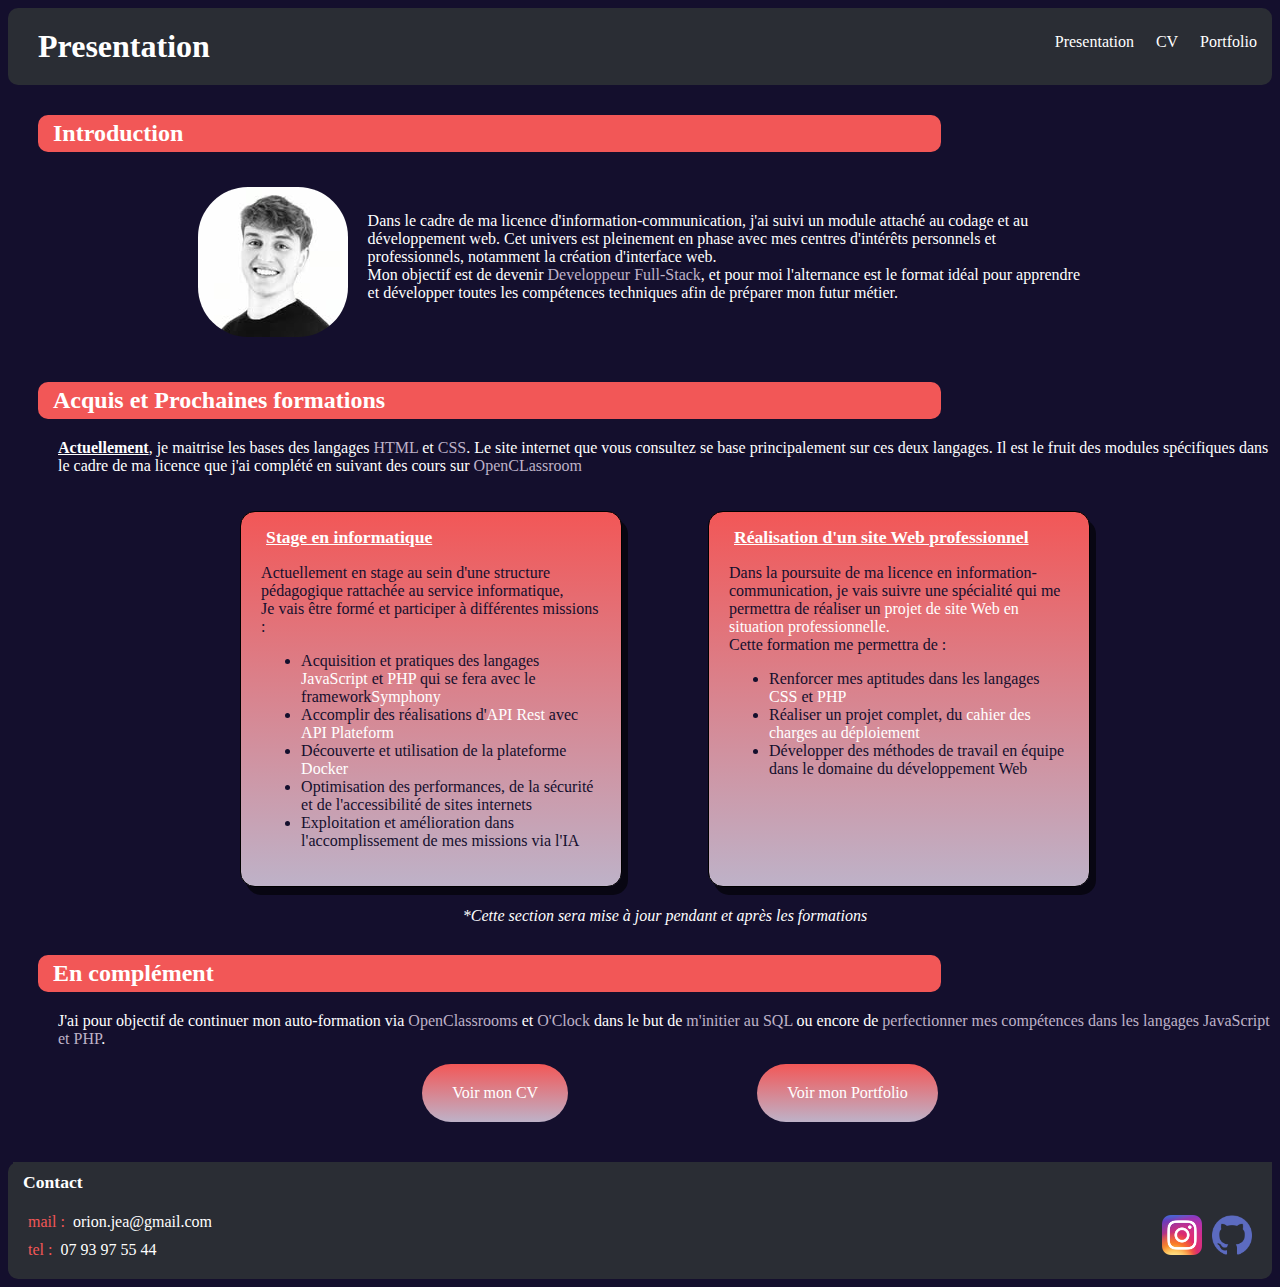
<file: Index.html>
<!DOCTYPE html>
<html lang="fr">
<head>
    <meta charset="UTF-8">
    <meta name="viewport" content="width=device-width, initial-scale=1.0">
    <link rel="stylesheet" href="Css/Main.css">
    <link rel="stylesheet" href="Css/Index.css">
    <title>Presentation</title>
</head>
<body>
     <header>
        <h1> Presentation</h1>
    <nav>
        <a href="Index.html"> Presentation</a>
        <a href="CV.html"> CV</a>
        <a href="portfolio.html"> Portfolio </a>
    </nav>
   </header>
<main>
    <h2> Introduction </h2>
    <div class="intro">
        <img src="Images/OrionJ.jpg" alt="Jeanneret Orion">
            <p>
                Dans le cadre de ma licence d'information-communication, j'ai suivi un module attaché au codage et au développement web. Cet univers est pleinement en phase avec mes centres d'intérêts personnels et professionnels, notamment la création d'interface web.<br>
                Mon objectif est de devenir <span> Developpeur Full-Stack</span>, et pour moi l'alternance est le format idéal pour apprendre et développer toutes les compétences techniques afin de préparer mon futur métier.
            </p>
    </div>
        <h2> Acquis et Prochaines formations</h2>
    <article>
        
        <p>
            <b><u>Actuellement</u></b>, je maitrise les bases des langages <span>HTML</span> et <span>CSS</span>. 
            Le site internet que vous consultez se base principalement sur ces deux langages. Il est le fruit des modules spécifiques dans le cadre de ma licence que j'ai complété en suivant des cours sur <span> OpenCLassroom</span>
        </p>
        <div class="formations">
        <div class="formation">
            <h3> Stage en informatique</h3>
            <p>
            Actuellement en stage au sein d'une structure pédagogique rattachée au service informatique,<br>
            Je vais être formé et participer à différentes missions : 
            </p>
            <ul>
                <li>Acquisition et pratiques des langages <span>JavaScript</span> et <span>PHP</span> qui se fera avec le framework<span>Symphony</span></li>
                <li>Accomplir des réalisations d'<span>API Rest</span> avec <span>API Plateform</span></li>
                <li>Découverte et utilisation de la plateforme <span>Docker</span></li>
                <li>Optimisation des performances, de la sécurité et de l'accessibilité de sites internets</li>
                <li>Exploitation et amélioration dans l'accomplissement de mes missions via l'IA </li>
            </ul>
        </div>
        <div class="formation">
            <h3> Réalisation d'un site Web professionnel</h3>
            <p>
                Dans la poursuite de ma licence en information-communication, je vais suivre une spécialité qui me permettra de réaliser un <span>projet de site Web en situation professionnelle.</span> <br>
                Cette formation me permettra de : 
            </p>
            <ul>
                <li> Renforcer mes aptitudes dans les langages <span>CSS</span> et <span>PHP</span></li>
                <li> Réaliser un projet complet, du <span>cahier des charges au déploiement</span> </li>
                <li> Développer des méthodes de travail en équipe dans le domaine du développement Web</li>
            </ul>
        </div>
        </div>
        <i>*Cette section sera mise à jour pendant et après les formations</i>
    </article>
    <h2> En complément</h2>
    <aside>
        <p> J'ai pour objectif de continuer mon auto-formation via <span>OpenClassrooms</span> et <span>O'Clock</span>
            dans le but de <span>m'initier au SQL</span> ou encore de <span>perfectionner mes compétences dans les langages JavaScript et PHP</span>.
        </p>
        <div class="boutons">
        <a href="CV.html"><span class="bouton"> Voir mon CV</span></a>
        <a href="portfolio.html"><span class="bouton"> Voir mon Portfolio</span></a>
        </div>
    </aside>
</main>

   <footer>
    <h3> Contact</h3>
    <div class="baspage">
    <div class="infosdivers">
        <div class="renseignement">
    <span>mail : </span><p> orion.jea@gmail.com </p>
        </div>
        <div class="renseignement">
    <span>tel : </span><p> 07 93 97 55 44 </p>
        </div>
    </div>
    <div class="icones">
    <a><img src="Images/instagram2.png"></a>
    <a> <img src="Images/Github.png"></a>
    </div>
    </div>
</footer>
    
</body>
</html>
</file>
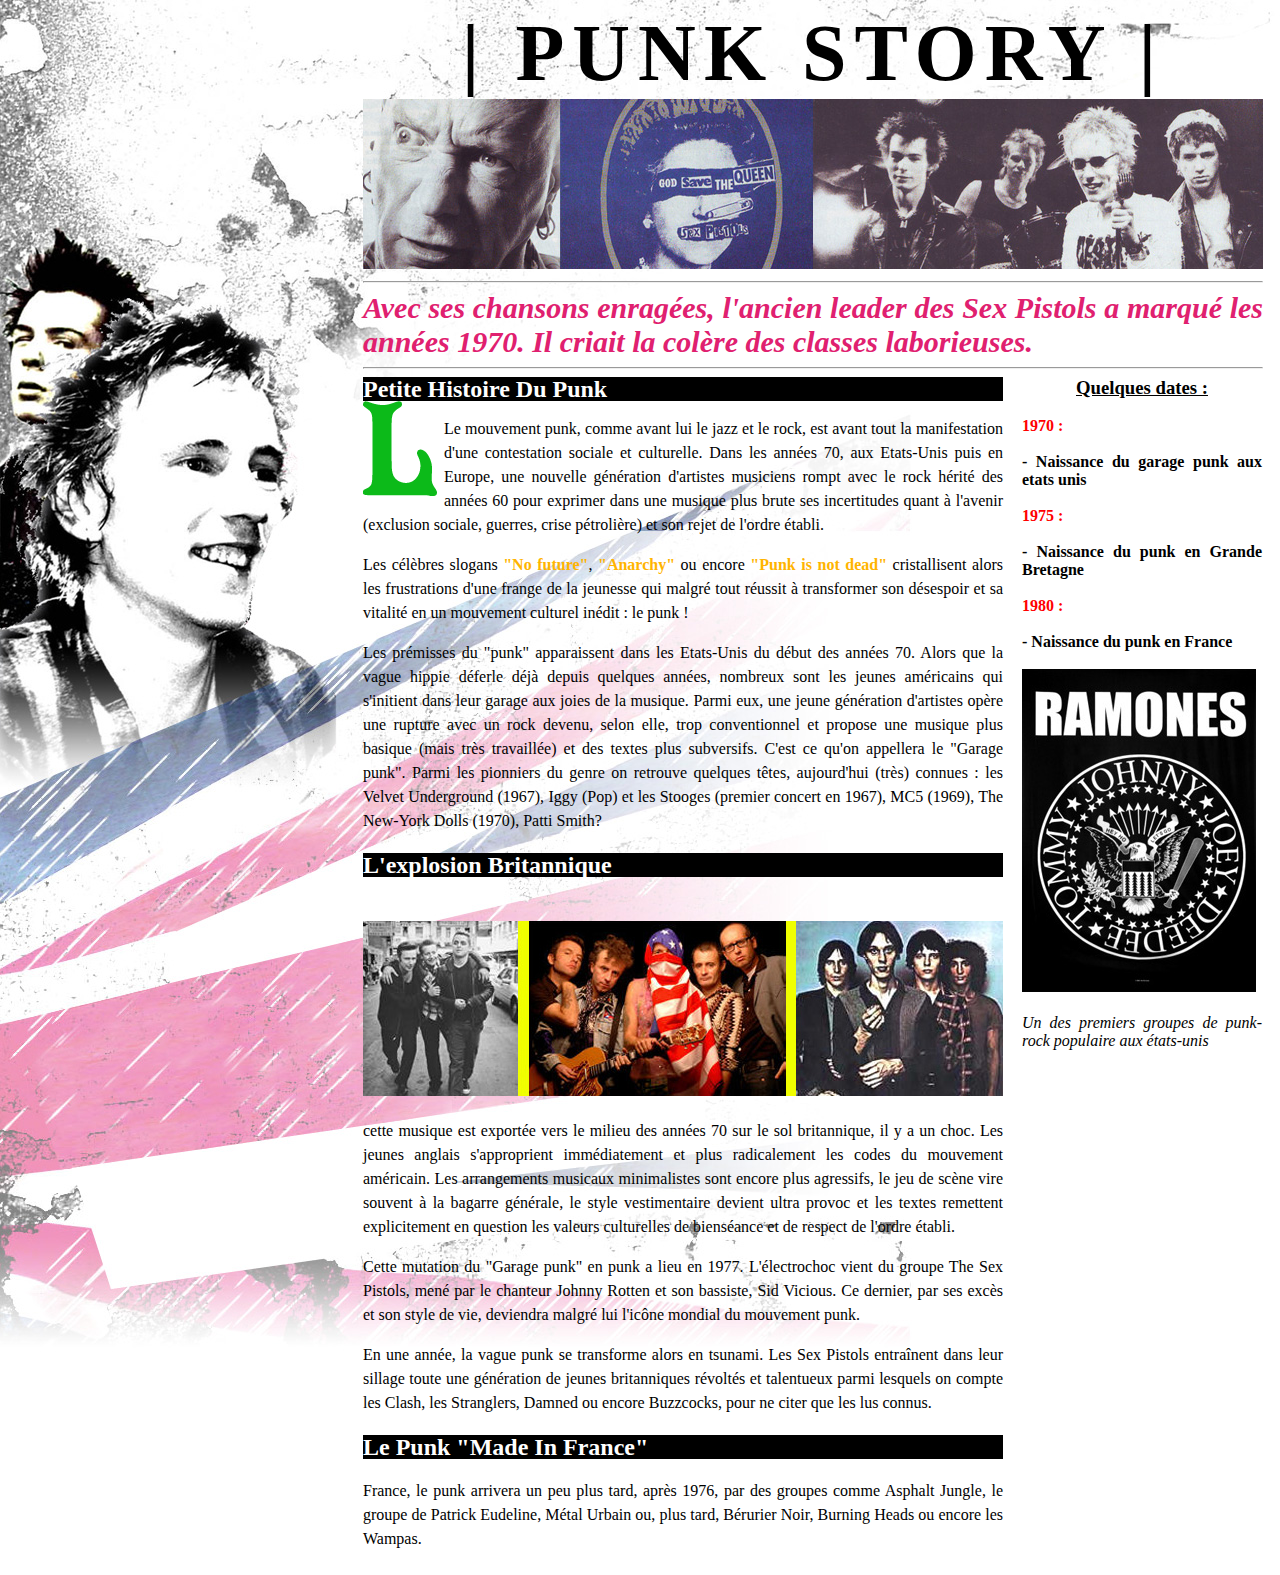
<file: Contenu/Mi 2025/Site2/Index.html>
<!DOCTYPE html>
<html>

<head>
    <meta charset="utf-8">
    <meta name="description" content="Ma premiere page complète">
</head>

<body background="images/fond.jpg" style="background-repeat: no-repeat;">
    <div style="width: 900px; margin-left: 355px;">
        <h1 style="margin: 0px; font-family: Verdana; font-size: 80px; text-align: center;letter-spacing: 8px;">| PUNK
            STORY | </h1>
        <header><img src="images/header.jpg"></header>
        <hr />

        <p
            style="margin: 0px; font-size: 30px; font-style: italic; font-weight: bold; text-align: justify; color: #e0206f;">
            Avec ses chansons enragées, l'ancien leader des Sex Pistols a marqué les années 1970. Il criait la colère
            des classes laborieuses.</p>
        <hr />
        <article
            style="width: 640px; line-height: 24px; vertical-align: top; text-align: justify;display: inline-block;">
            <h2
                style="margin: 0px; background-color: black;color: #fff; text-transform: capitalize; font-family: Verdana;">
                Petite histoire du punk</h2>
            <img src="images/lettrine.png" style="float: left;" />
            <p>Le mouvement punk, comme avant lui le jazz et le rock, est avant tout la manifestation d'une contestation
                sociale et culturelle. Dans les années 70, aux Etats-Unis puis en Europe, une nouvelle génération
                d'artistes musiciens rompt avec le rock hérité des années 60 pour exprimer dans une musique plus brute
                ses incertitudes quant à l'avenir (exclusion sociale, guerres, crise pétrolière) et son rejet de l'ordre
                établi.</p>
            <p>Les célèbres slogans <strong style="color: #ffb400;">"No future"</strong>, <strong
                    style="color: #ffb400;">"Anarchy"</strong> ou encore <strong style="color: #ffb400;">"Punk is not
                    dead"</strong> cristallisent alors les frustrations d'une frange de la jeunesse qui malgré tout
                réussit à transformer son désespoir et sa vitalité en un mouvement culturel inédit : le punk !</p>
            <p>Les prémisses du "punk" apparaissent dans les Etats-Unis du début des années 70. Alors que la vague
                hippie déferle déjà depuis quelques années, nombreux sont les jeunes américains qui s'initient dans leur
                garage aux joies de la musique. Parmi eux, une jeune génération d'artistes opère une rupture avec un
                rock devenu, selon elle, trop conventionnel et propose une musique plus basique (mais très travaillée)
                et des textes plus subversifs. C'est ce qu'on appellera le "Garage punk". Parmi les pionniers du genre
                on retrouve quelques têtes, aujourd'hui (très) connues : les Velvet Underground (1967), Iggy (Pop) et
                les Stooges (premier concert en 1967), MC5 (1969), The New-York Dolls (1970), Patti Smith?</p>

            <h2 style="background-color: black;color: #fff; text-transform: capitalize; font-family: Verdana;">
                L'explosion britannique </h2>
            <br />
            <img src="images/bandeau.jpg" />
            <br />
            <p> cette musique est exportée vers le milieu des années 70 sur le sol britannique, il y a un choc. Les
                jeunes anglais s'approprient immédiatement et plus radicalement les codes du mouvement américain. Les
                arrangements musicaux minimalistes sont encore plus agressifs, le jeu de scène vire souvent à la bagarre
                générale, le style vestimentaire devient ultra provoc et les textes remettent explicitement en question
                les valeurs culturelles de bienséance et de respect de l'ordre établi.</p>
            <p> Cette mutation du "Garage punk" en punk a lieu en 1977. L'électrochoc vient du groupe The Sex Pistols,
                mené par le chanteur Johnny Rotten et son bassiste, Sid Vicious. Ce dernier, par ses excès et son style
                de vie, deviendra malgré lui l'icône mondial du mouvement punk.</p>
            <p>En une année, la vague punk se transforme alors en tsunami. Les Sex Pistols entraînent dans leur sillage
                toute une génération de jeunes britanniques révoltés et talentueux parmi lesquels on compte les Clash,
                les Stranglers, Damned ou encore Buzzcocks, pour ne citer que les lus connus.</p>

            <h2 style="background-color: black;color: #fff; text-transform: capitalize; font-family: Verdana;">Le punk
                "made in France"</h2>

            <p> France, le punk arrivera un peu plus tard, après 1976, par des groupes comme Asphalt Jungle, le groupe
                de Patrick Eudeline, Métal Urbain ou, plus tard, Bérurier Noir, Burning Heads ou encore les Wampas.</p>
        </article>
        <!---->
        <aside style="width: 240px; margin-left: 15px; text-align: justify; display: inline-block;">
            <h3 style="margin: 0px; font-family: Verdana; text-align: center; text-decoration: underline;"> Quelques
                dates :</h3>
            <br />
            <b><span style="color: red;"> 1970 : </span></b>
            <br />
            <br />
            <b>- Naissance du garage punk aux etats unis</b>
            <br />
            <br />
            <b><span style="color: red;">1975 :</span></b>
            <br />
            <br />
            <b>- Naissance du punk en Grande Bretagne</b>
            <br />
            <br />
            <b><span style="color: red;">1980 :</span></b>
            <br />
            <br />
            <b>- Naissance du punk en France</b>
            <br />
            <br />
            <img src="images/affiche-ramones.jpg" />
            <br />
            <br />

            <i> Un des premiers groupes de punk-rock populaire aux états-unis</i>
        </aside>
    </div>

</body>


</html>
</file>
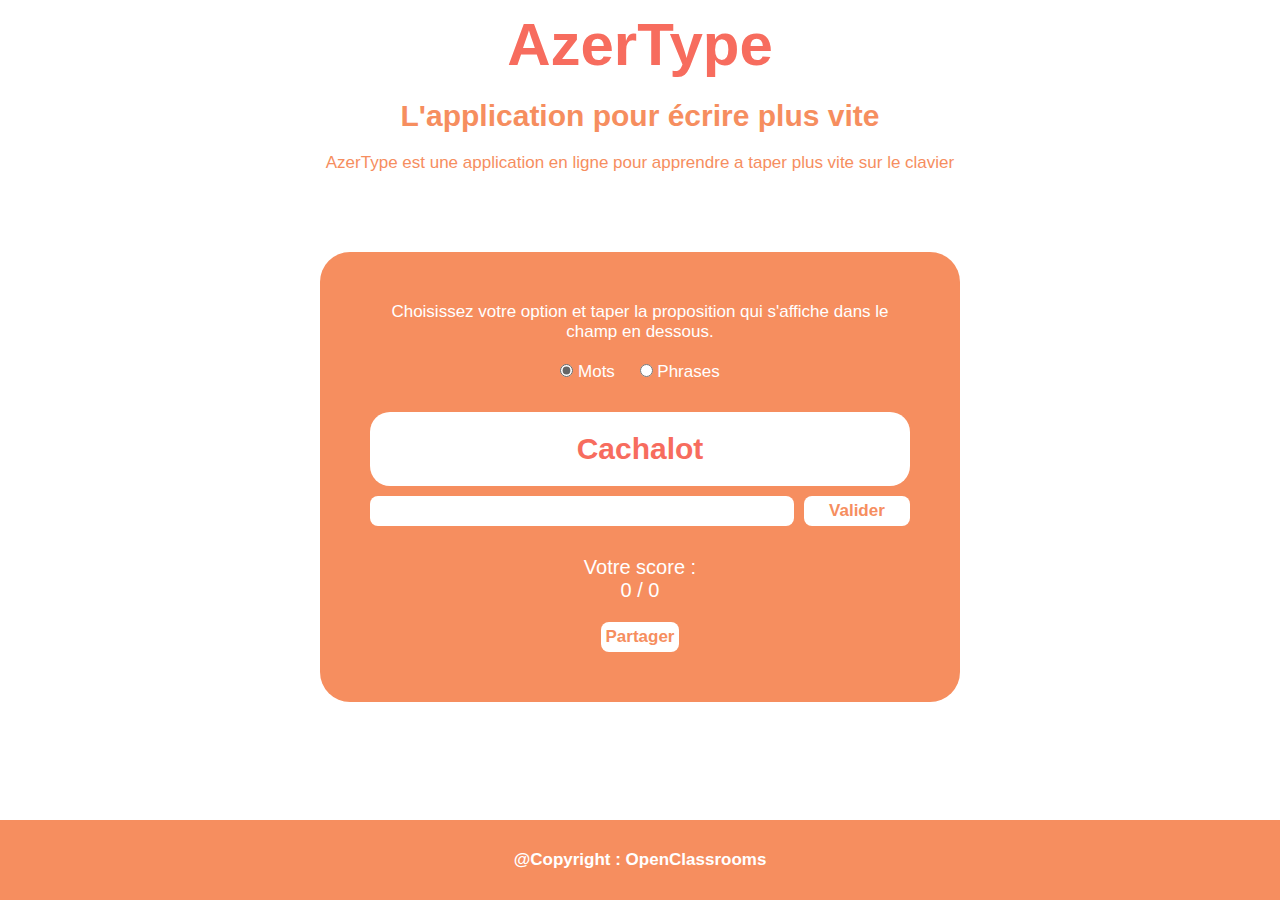
<file: Contenu/Openclassrooms/Javascript/Index.html>
<!DOCTYPE html>
<html lang="en">
<head>
    <meta charset="UTF-8">
    <meta http-equiv="X-UA-Compatible" content="IE=edge">
    <meta name="viewport" content="width=device-width, initial-scale=1.0">
    <title>Document</title>
    <link rel="stylesheet" href="style/css.css">
    <script src="scripts/config.js" defer></script>
    <script src="scripts/popup.js" defer></script>
    <script src="scripts/java1.js" defer></script>
    <script src="scripts/main.js" defer></script>
</head>
<body>

<header>
    <h1> AzerType</h1>
    <h2> L'application pour écrire plus vite</h2>
    <h3> AzerType est une application en ligne pour apprendre a taper plus vite sur le clavier</h3>
</header>

<main>
    <div class="zoneOptions">
        <p> Choisissez votre option et taper la proposition qui s'affiche dans le champ en dessous.</p>
        <div class="optionSource">
            <input type="radio" name="optionSource" id="mots" value="1" checked>
            <label for="mots"> Mots</label>
            <input type="radio" name="optionSource" id="phrases" value="2">
            <label for="phrases"> Phrases</label>
        </div>
    </div>

    <div class="zoneProposition"> 
       Azerty
    </div>

    <div class="zoneSaisie">
        <input type="text" id="InputEcriture" name="InputEcriture">
        <button id="btnValidermot"> Valider </button>
    </div>

    <div class="zoneScore">
        Votre score : <span> 0 </span>
    </div>

    <div class="zonePartage">
            <button>Partager</button>
        </div>

</main>

<footer>
    @Copyright : OpenClassrooms
</footer>

<div class="popupBackground">
        <div class="popup">
            <div>Partagez votre score</div>
            <form novalidate>
                <label for="nom">Votre nom</label>
                <input type="text" id="nom" name="nom" placeholder="Votre nom">
                <label for="email">Avec qui voulez-vous partager votre score ?</label>
                <input type="email" id="email" name="email" placeholder="nom@domaine.com">
                <button id="btnEnvoyerMail">Envoyer</button>
            </form>
            <span></span>
        </div>
    </div>
    
</body>
</html>
</file>
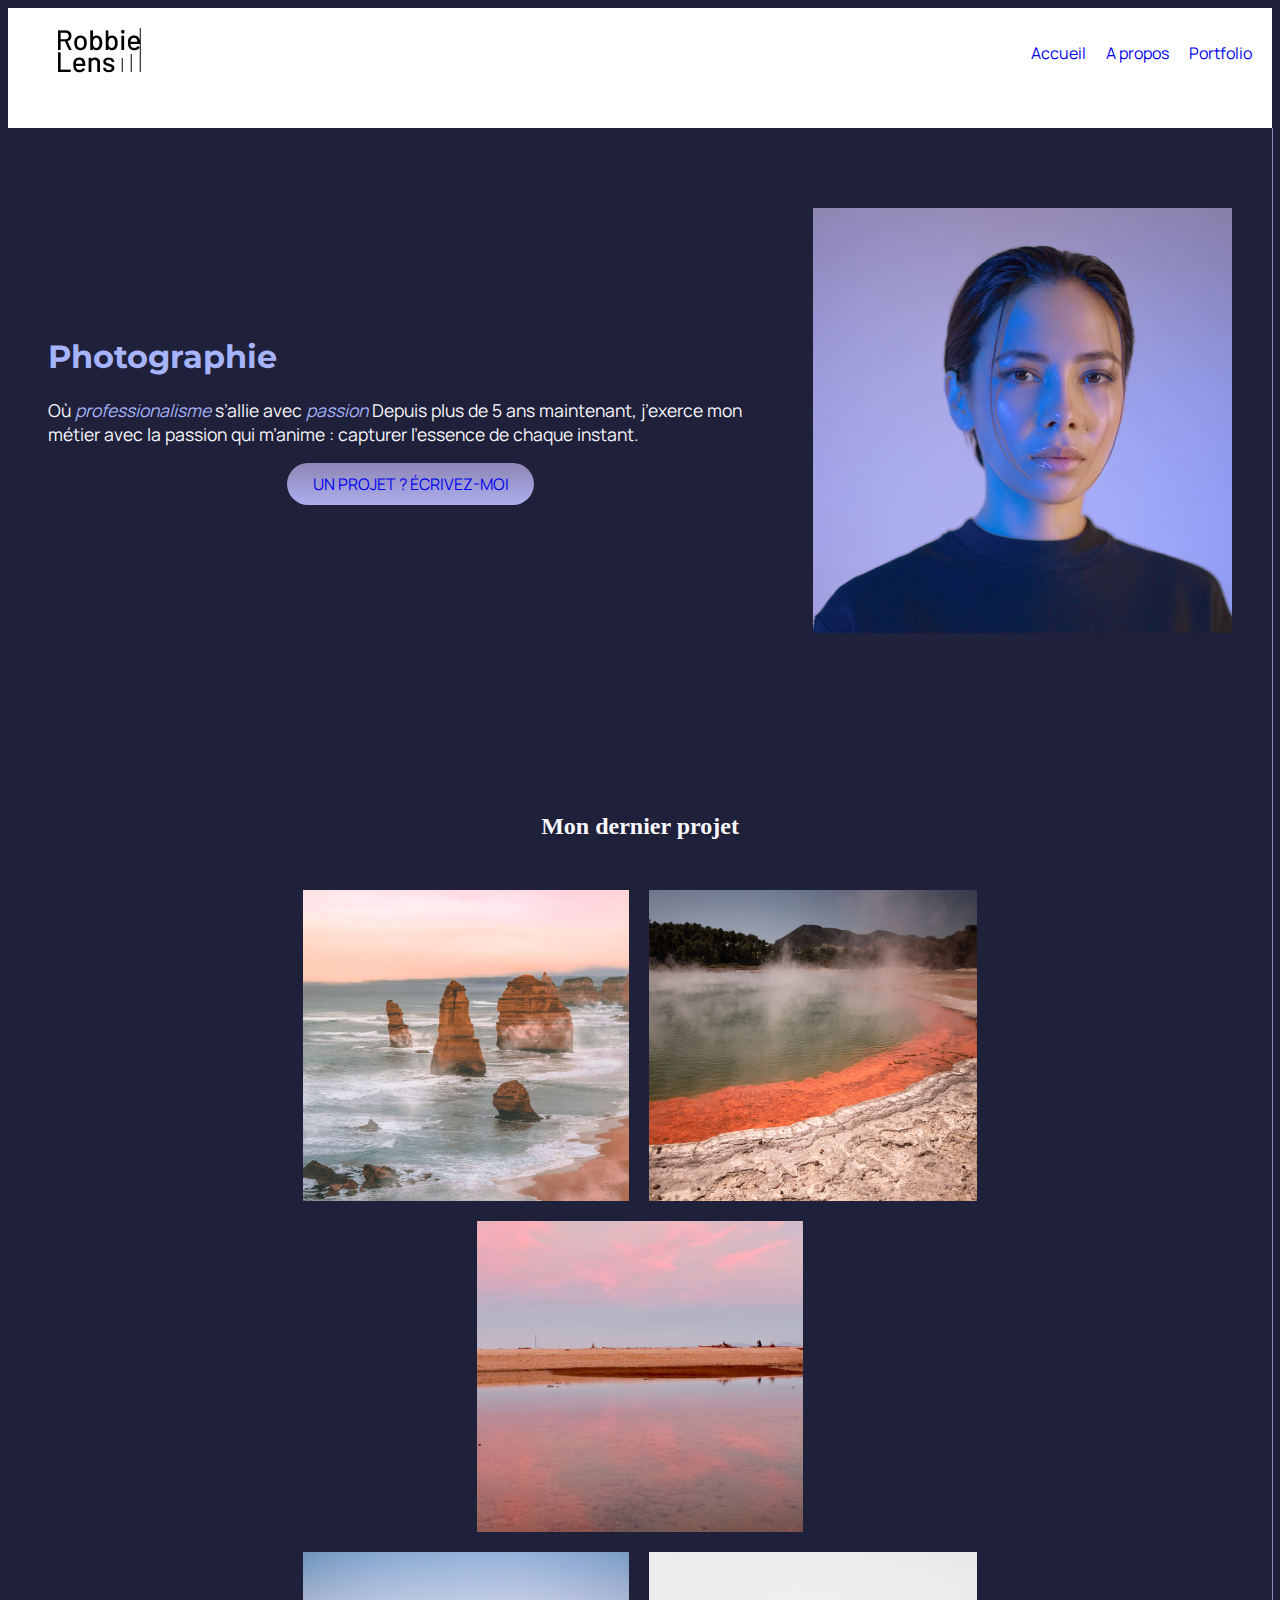
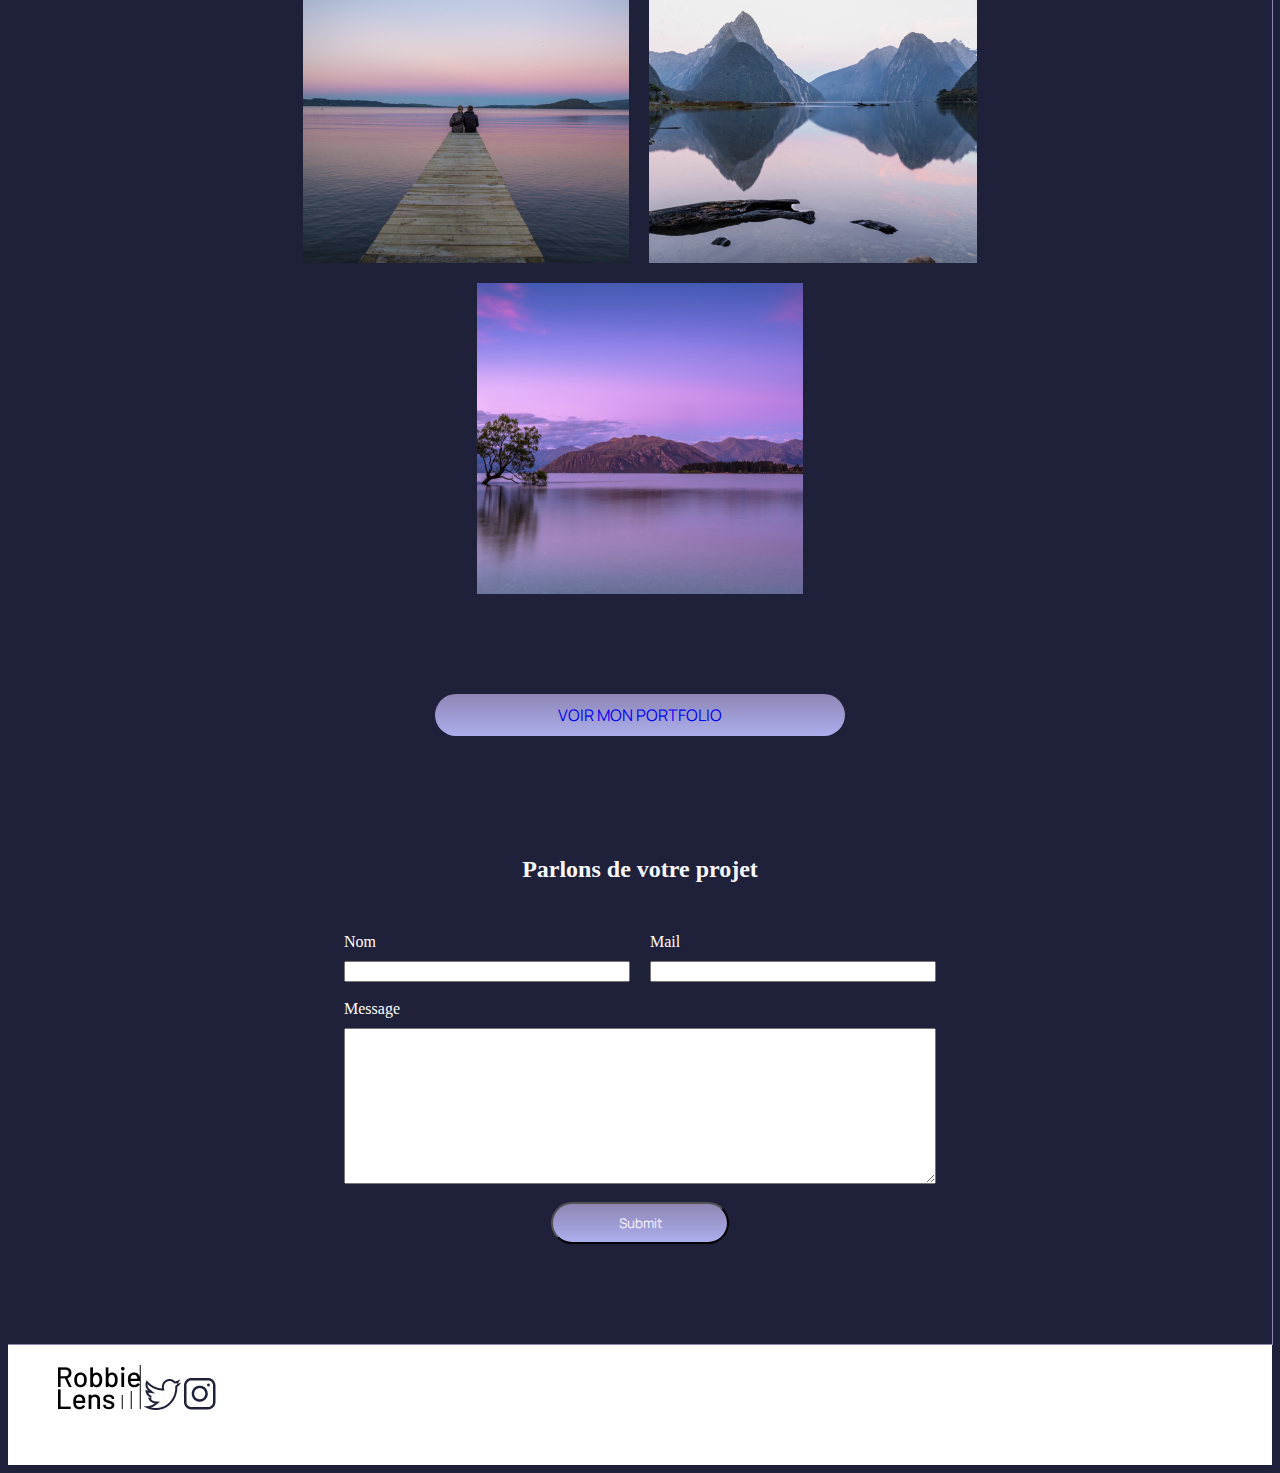
<file: Contenu/Openclassrooms/RobbiesLens/IndeX.html>
<!DOCTYPE html>
<html lang="fr">

<head>
    <meta charset="utf-8">
    <meta name="viewport" content="width=device-width, initiale-scale=1.0">
    <title>Accueil - Robbie Lens Photographie</title>
    <link rel="stylesheet" href="Index.css">
    <link rel="stylesheet" href="MStyle.css">
    <link rel="preconnect" href="https://fonts.googleapis.com">
    <link rel="preconnect" href="https://fonts.gstatic.com" crossorigin>
    <link href="https://fonts.googleapis.com/css2?family=Montserrat:ital,wght@0,100..900;1,100..900&display=swap" rel="stylesheet">
    <link rel="preconnect" href="https://fonts.googleapis.com">
    <link rel="preconnect" href="https://fonts.gstatic.com" crossorigin>
    <link href="https://fonts.googleapis.com/css2?family=Manrope:wght@200..800&family=Montserrat:ital,wght@0,100..900;1,100..900&display=swap" rel="stylesheet">
</head>

<body>
   <header>
    <a href="IndeX.html">
        <img src="Images/logo.png" alt="Logo de Robbies Lens" title=" Robbie Lens Photographie" class="lien-icone">
    </a>
    <nav>
        <a href="IndeX.html"> Accueil</a>
     <a href="dossier_demo/a-propos.html"> A propos</a>
    <a href="dossier_demo/portfolio.html"> Portfolio</a>
    </nav>
   </header>
  <main>
    <section class="accueil-introduction">
<div>
    <h1>Photographie</h1>
     <p>
        Où <em class="imp">professionalisme </em> s’allie avec <em class="imp"> passion </em> Depuis plus de 5 ans maintenant, j’exerce mon métier avec la passion
        qui m’anime : capturer l’essence de chaque instant.
    </p>
      <div class="cta">
        <a href="#projet">UN PROJET ? ÉCRIVEZ-MOI</a>
    </div>
</div>
        <img src="Images/robbie-lens.png" alt="Photo de Robbies Lens" title="Robbies Lens">
 
   
    </section>
    <section class="accueil-photos">
            <h2>Mon dernier projet</h2>
            <div>
            <img src="Images/accueil/element-1.png" alt="Premier Projet" title="Projet Novembre 2002">
            <img src="Images/accueil/element-2.png" alt="Deuxième Projet" title="Projet Janvier 2003">
            <img src="Images/accueil/element-3.png" alt="Troisième Projet" title="Projet Avril 2003">
            </div>
            <div>
            <img src="Images/accueil/element-4.png" alt="Quatrième Projet" title="Projet Juin 2003"> 
            <img src="Images/accueil/element-5.png" alt="Cinquième Projet" title="Projet Septembre 2003">
            <img src="Images/accueil/element-6.png" alt="Sixième Projet" title="Projet Décembre 2003">
            </div>
    </section>  
           <div class="cta">
        <a href="dossier_demo/portfolio.html">VOIR MON PORTFOLIO</a>
    </div>
    <section>
        <form method="get" action="" id="projet">
                <h2>Parlons de votre projet</h2>
            <div class="nomail">
                <div class="formcolumn">
    <label for="prenom"> Nom</label>
    <input type="text" name="prenom" id="prenom">
                </div>
                <div class="formcolumn">
    <label for="mail"> Mail</label>
    <input type="email" name="mail" id="mail"> <br>
                </div>
            </div>
    <label for="message"> Message</label> 
    <textarea name="message" id="message" rows="10"> </textarea> <br>
    <input type="submit" class="cta">  
        </form>
    </section>
  </main>
    <footer>
     <a href="IndeX.html">
        <img src="Images/logo.png"  alt="Logo de Robbies Lens" title=" Robbie Lens Photographie" class="lien-icone">
    </a>
    <a href="https://x.com/"> 
        <img src="Images/twitter.png" alt="Twitter de Robbies Lens" title=" Twitter" class="lien-icone">
    </a>
    <a href="https://www.instagram.com/" > 
        <img src="Images/instagram.png" alt="instagram de Robbies Lens" title=" Instagram" class="lien-icone">
    </a>
    </footer>
</body>

</html>
</file>
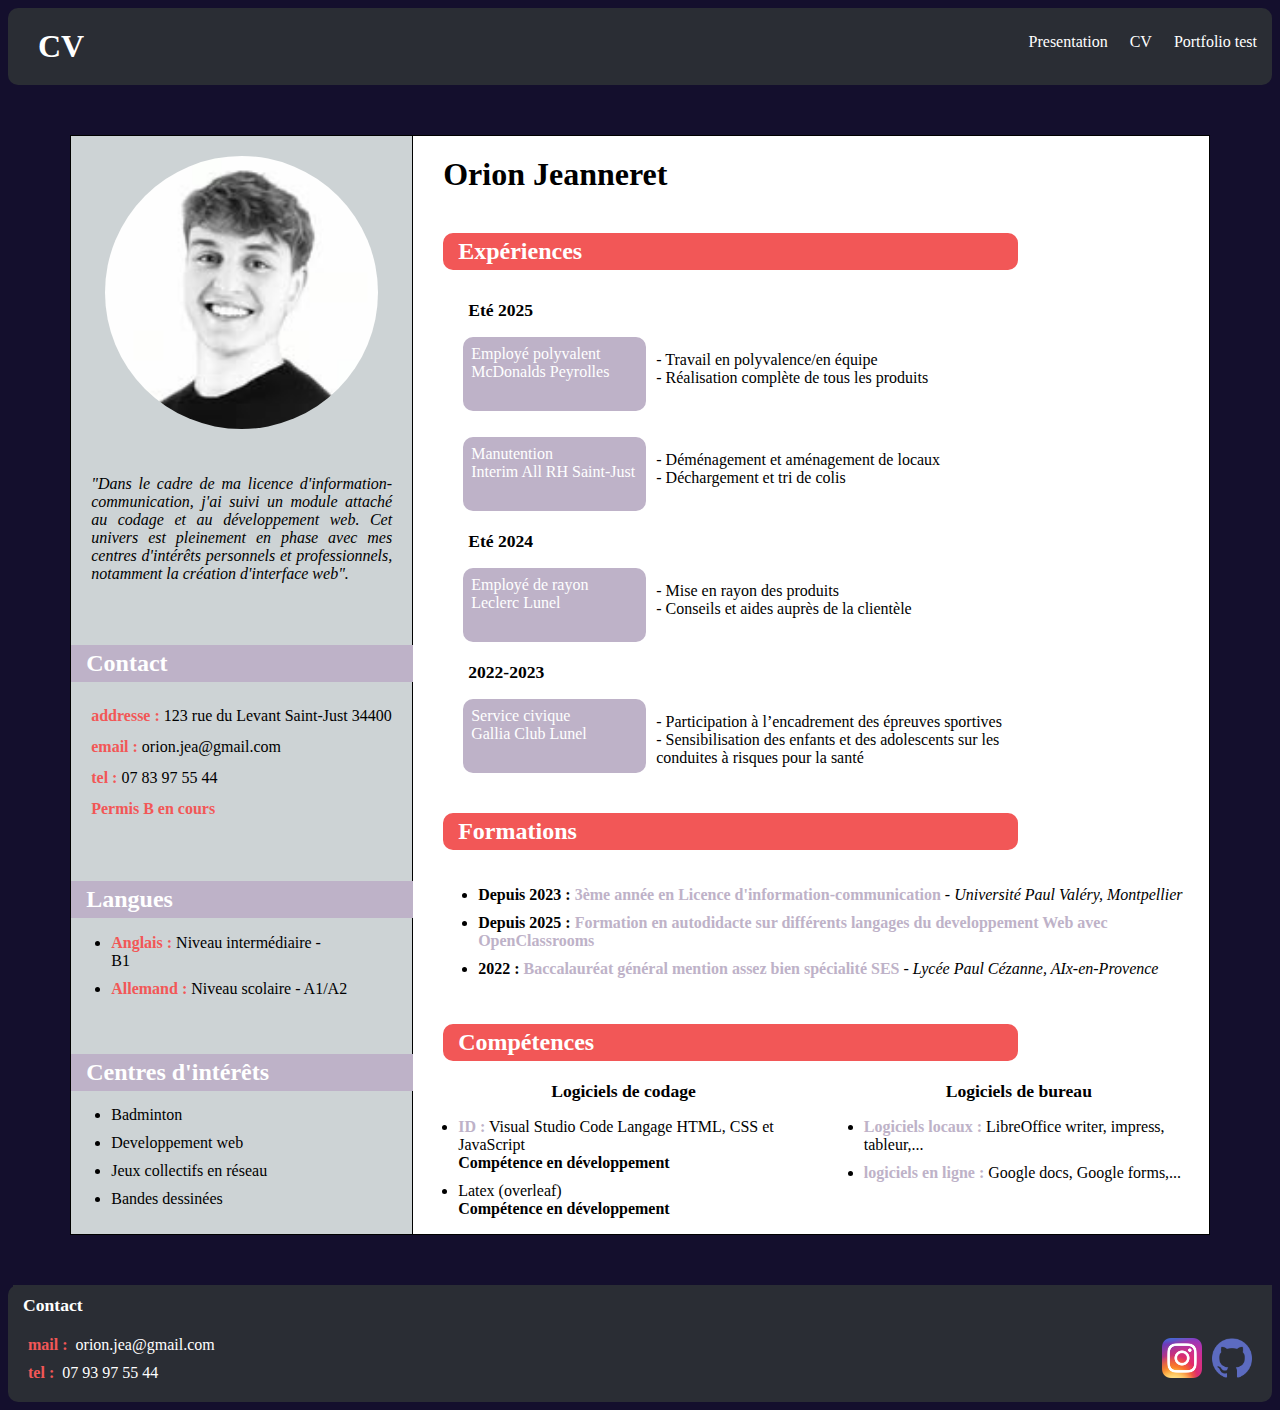
<file: CV.html>
<!DOCTYPE html>
<html lang="fr">
<head>
    <meta charset="UTF-8">
    <meta name="viewport" content="width=device-width, initial-scale=1.0">
    <link rel="stylesheet" href="Css/Main.css">
    <link rel="stylesheet" href="Css/CV.css">
    <title>Présentation</title>
</head>
<body>
    <header>
        <h1> CV</h1>
    <nav>
        <a href="Index.html"> Presentation</a>
        <a href="CV.html"> CV</a>
        <a href="portfolio.html"> Portfolio test </a>
    </nav>
   </header>
   <main>
    <aside> 
        <img src="Images/OrionJ.jpg" alt="Jeanneret Orion">
        <p class="intro"> "Dans le cadre de ma licence d'information-communication, j'ai suivi un module attaché au codage et au développement web. Cet univers est pleinement en phase avec mes centres d'intérêts personnels et professionnels, notamment la création d'interface web". </p>
        <h2> Contact </h2>
        <div class="contact">
            <p><span> addresse :</span> 123 rue du Levant Saint-Just 34400</p>
        <p><span> email :</span> orion.jea@gmail.com</p>
             <p> <span>tel : </span>07 83 97 55 44</p>
        <p><span> Permis B en cours</span> </p>
        </div>

         <div>
            <h2>
                Langues
            </h2>
            <ul>
                <li> <span> Anglais :</span> Niveau intermédiaire - <br>B1</li>
                <li> <span> Allemand :</span> Niveau scolaire - A1/A2</li>
            </ul>
            </div>
             <h2 class="interet"> Centres d'intérêts</h2>
        <ul>
            <li> Badminton</li>
            <li> Developpement web </li>
            <li> Jeux collectifs en réseau</li>
            <li> Bandes dessinées</li>
        </ul>
    </aside>

    <article>
        <h1> Orion Jeanneret</h1>
        <h2> Expériences</h2>
        <div class="experiences">
        <h3> Eté 2025</h3>
        <div class="experience">
            <p class="periode">
                Employé polyvalent <br>
                McDonalds Peyrolles 
            </p>
            <p class="textexp">
                - Travail en polyvalence/en équipe <br>
                - Réalisation complète de tous les produits
            </p>
        </div>
        <div class="experience">
            <p class="periode">
                Manutention <br>
                Interim All RH Saint-Just
            </p>
            <p class="textexp">
                - Déménagement et aménagement de locaux <br>
                - Déchargement et tri de colis 
            </p>
        </div>
        <h3>Eté 2024 </h3>
        <div class="experience">
            <p class="periode">
                Employé de rayon<br>
                Leclerc Lunel
            </p>
            <p class="textexp">
               - Mise en rayon des produits <br>
               - Conseils et aides auprès de la clientèle

            </p>
        </div>
        <h3> 2022-2023</h3>
        <div class="experience">
            <p class="periode">
                Service civique <br>
                Gallia Club Lunel
            </p>
            <p class="textexp">
               - Participation à l’encadrement des épreuves sportives <br>
               - Sensibilisation des enfants et des adolescents sur les conduites à risques pour la santé
            </p>
        </div>
        </div>
        <h2> Formations</h2>
        <div class="formations">
        <ul>
            <li><b> Depuis 2023 :</b> <span>3ème année en Licence d'information-communication</span><i> - Université Paul Valéry, Montpellier</i> </li>
            <li><b>Depuis 2025 :</b> <span> Formation en autodidacte sur différents langages du developpement Web avec OpenClassrooms </span></li>
            <li><b> 2022 : </b> <span> Baccalauréat général mention assez bien spécialité SES </span> <i> - Lycée Paul Cézanne, AIx-en-Provence</i></li>
        </ul>
        </div>
        <h2> Compétences</h2>
        <div class="competences">
            <div>
                <h3>Logiciels de codage  </h3>
            <ul>
                <li> <span> ID :</span> Visual Studio Code Langage HTML, CSS et JavaScript <br><b> Compétence en développement</b></li>
                <li> Latex (overleaf) <br><b> Compétence en développement</b></li>
            </ul>
            </div>
            <div>
                <h3> Logiciels de bureau</h3>
                <ul>
                    <li> <span>Logiciels locaux :</span> LibreOffice writer, impress, tableur,...</li>
                    <li> <span>logiciels en ligne :</span> Google docs, Google forms,...</li>
                </ul>
            </div>
        </div>
        
    </article>

   </main>

<footer>
    <h3> Contact</h3>
    <div class="baspage">
    <div class="infosdivers">
        <div class="renseignement">
    <span>mail : </span><p> orion.jea@gmail.com </p>
        </div>
        <div class="renseignement">
    <span>tel : </span><p> 07 93 97 55 44 </p>
        </div>
    </div>
    <div class="icones">
    <a><img src="Images/instagram2.png"></a>
    <a> <img src="Images/Github.png"></a>
    </div>
    </div>
</footer>
    
</body>
</html>
</file>
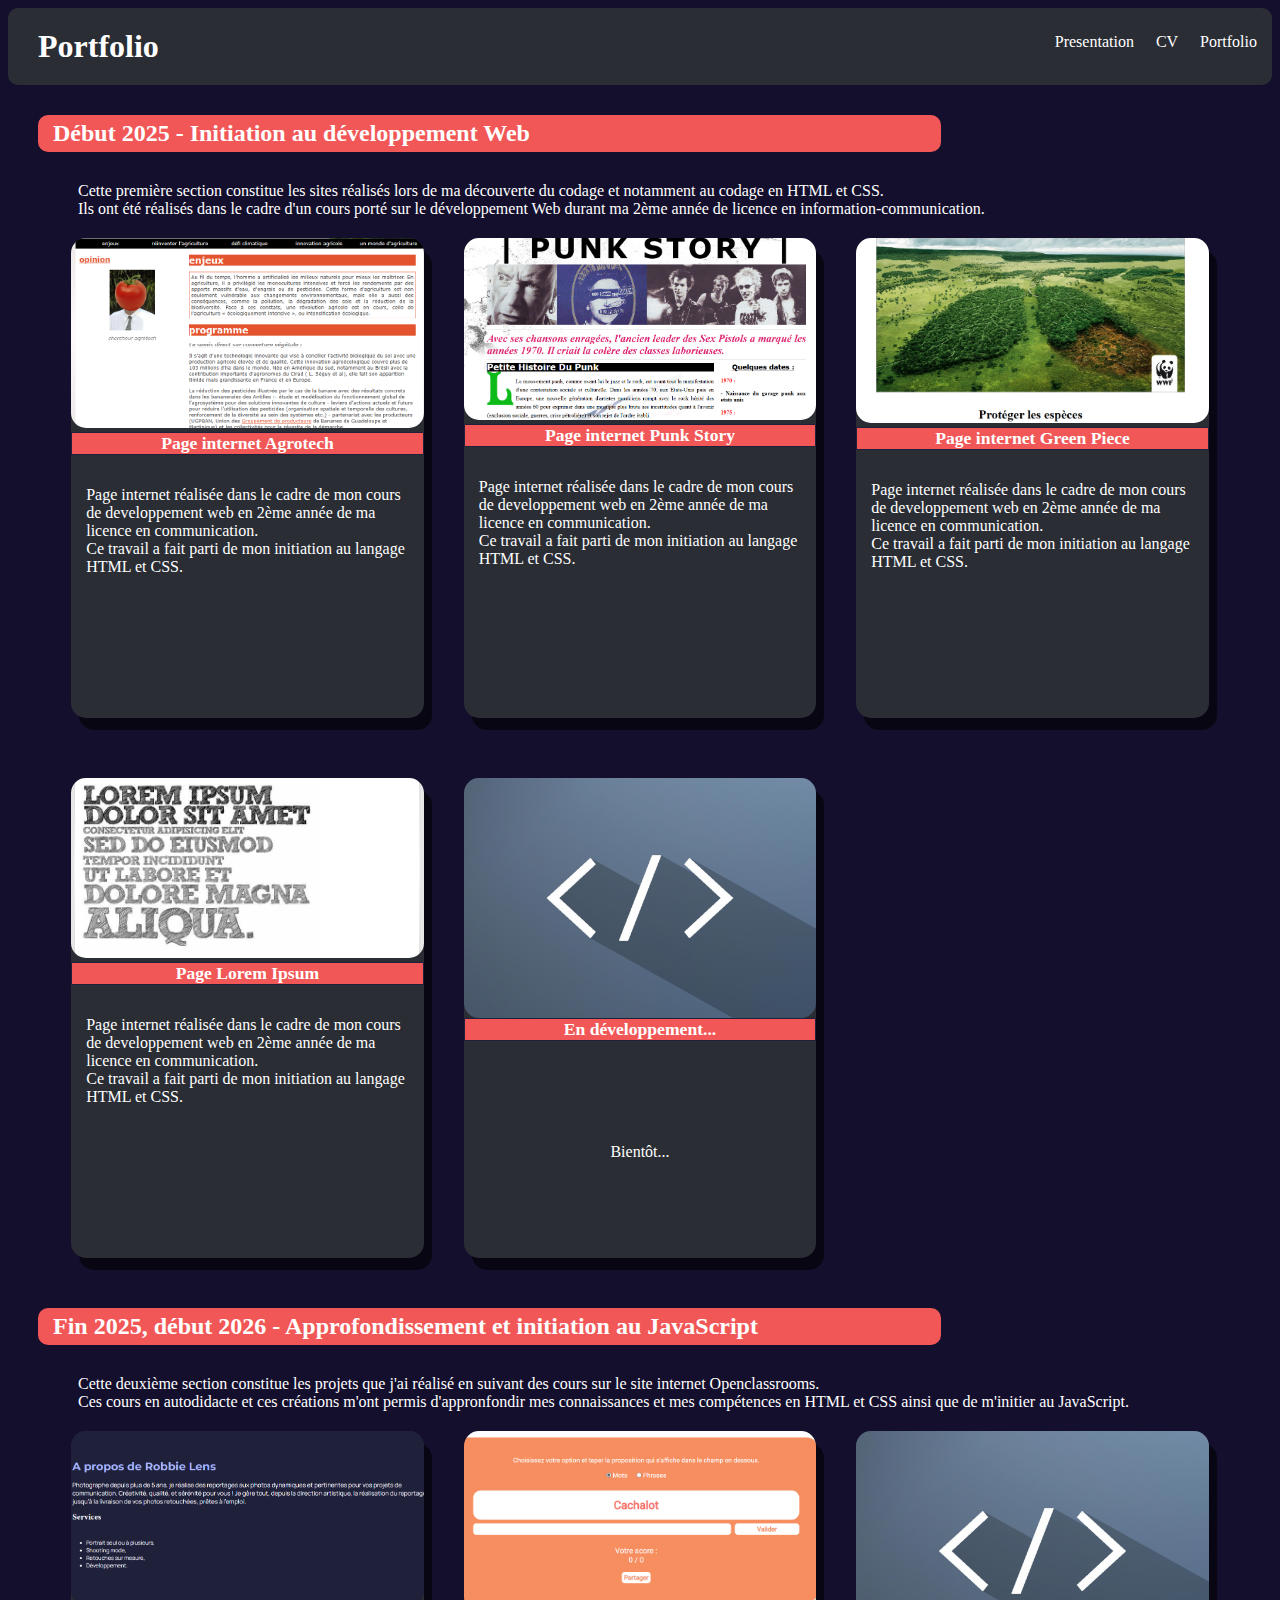
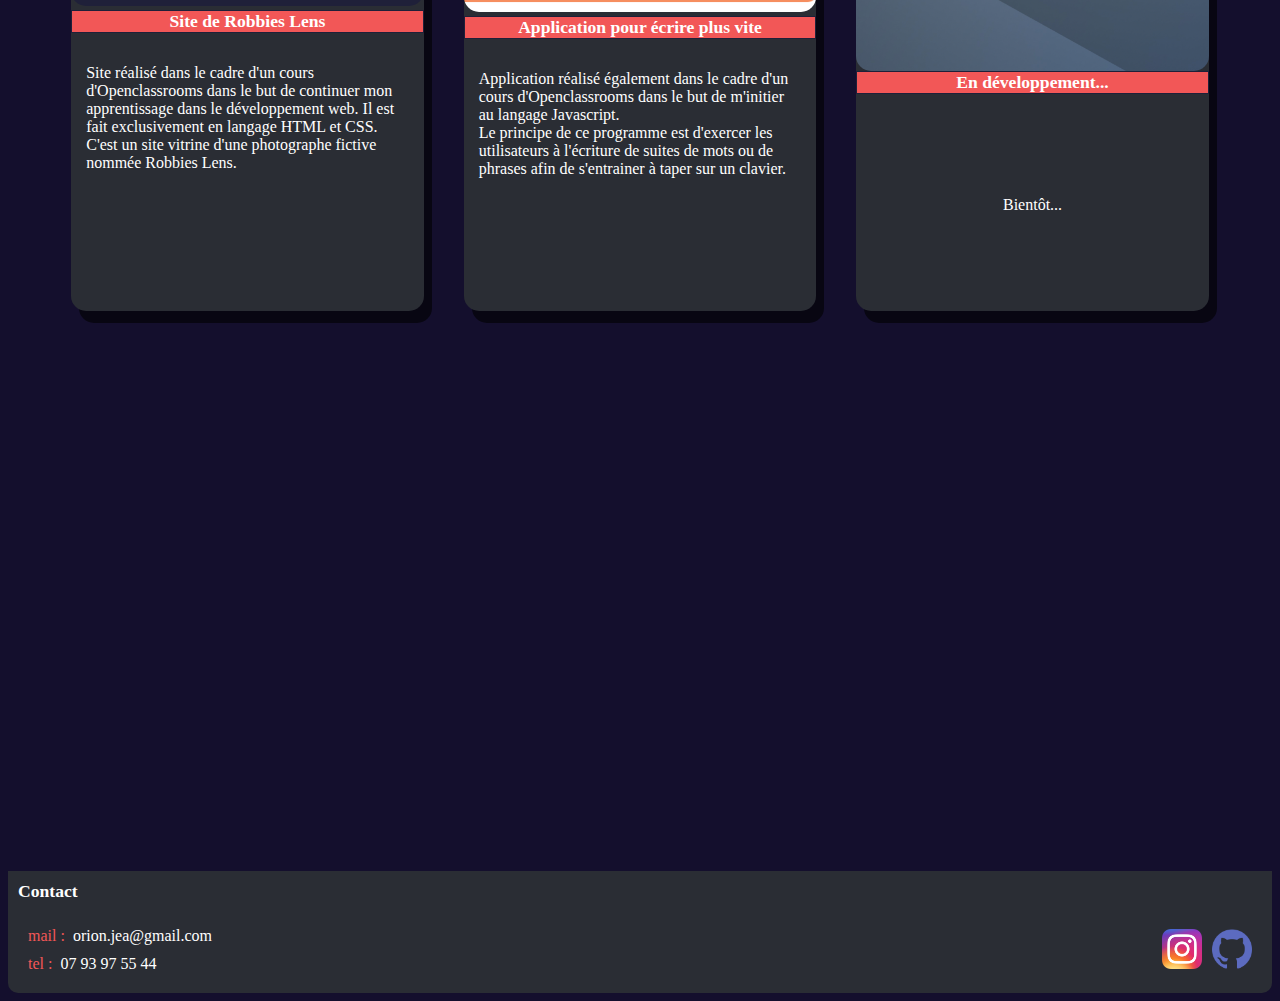
<file: portfolio.html>
<!DOCTYPE html>
<html lang="en">
<head>
    <meta charset="UTF-8">
    <meta name="viewport" content="width=device-width, initial-scale=1.0">
    <link rel="stylesheet" href="Css/Main.css">
    <link rel="stylesheet" href="Css/portfolio.css">
    <title>Portfolio</title>
</head>
<body>

    <header>
        <h1> Portfolio</h1>
    <nav>
        <a href="Index.html"> Presentation</a>
        <a href="CV.html"> CV</a>
        <a href="portfolio.html"> Portfolio </a>
    </nav>
   </header>

<main>
            <h2>Début 2025 - Initiation au développement Web</h2>
            <p class="IntroSection">
                Cette première section constitue les sites réalisés lors de ma découverte du codage et notamment au codage en HTML et CSS. <br>
                Ils ont été réalisés dans le cadre d'un cours porté sur le développement Web durant ma 2ème année de licence en information-communication.
            </p>
        <div class="projets">
            <div class="element">
                <a href="Contenu/Mi 2025/Site1/Exo21.html">
                <img src="Contenu/Mi 2025/Site1/Site1.png" alt="Page internet" class="screen">
                <h3>Page internet Agrotech</h3>
                <p> Page internet réalisée dans le cadre de mon cours de developpement web en 2ème année de ma licence en communication.<br>
                    Ce travail a fait parti de mon initiation au langage HTML et CSS. <br>
                </p>
                </a>
            </div>
            <div class="element">
                <a href="Contenu/Mi 2025/Site2/Index.html">
                <img src="Contenu/Mi 2025/Site2/Site2.png" alt="Page internet" class="screen">
                <h3>Page internet Punk Story</h3>
                <p> Page internet réalisée dans le cadre de mon cours de developpement web en 2ème année de ma licence en communication.<br>
                    Ce travail a fait parti de mon initiation au langage HTML et CSS. <br>
                </p>
                </a>
            </div>
            <div class="element">
                <a href="Contenu/Mi 2025/Site3/Exo 13.html">
                <img src="Contenu/Mi 2025/Site3/Site3.png" alt="Page internet" class="screen">
                <h3>Page internet Green Piece</h3>
                <p> Page internet réalisée dans le cadre de mon cours de developpement web en 2ème année de ma licence en communication.<br>
                    Ce travail a fait parti de mon initiation au langage HTML et CSS. <br>
                </p>
                </a>
            </div>
            <div class="element">
                <a href="Contenu/Mi 2025/Site4/Exo14.html">
                <img src="Contenu/Mi 2025/Site4/Site4.png" alt="Page internet" class="screen">
                <h3>Page Lorem Ipsum</h3>
                <p> Page internet réalisée dans le cadre de mon cours de developpement web en 2ème année de ma licence en communication.<br>
                    Ce travail a fait parti de mon initiation au langage HTML et CSS. <br>
                </p>
                </a>
            </div>
            <div class="element">
                <img src="Images/balises.jpg" alt="Prochainement..." class="screen">
                <h3> En développement...</h3>
                <p id="bientot">
                    Bientôt...
                </p>
            </div>
        </div>
            <h2> Fin 2025, début 2026 - Approfondissement et initiation au JavaScript</h2>
            <p class="IntroSection">
                Cette deuxième section constitue les projets que j'ai réalisé en suivant des cours sur le site internet Openclassrooms. <br>
                Ces cours en autodidacte et ces créations m'ont permis d'appronfondir mes connaissances et mes compétences en HTML et CSS ainsi que de m'initier au JavaScript.
            </p>
        <div class="projets">
            <div class="element">
                <a href="Contenu/Openclassrooms/RobbiesLens/IndeX.html">
                <img src="Images/SiteRobbieLens.png" alt="Site de Robbies Lens" class="screen">
                <h3>Site de Robbies Lens</h3>
                <p> Site réalisé dans le cadre d'un cours d'Openclassrooms dans le but de continuer mon apprentissage dans le développement web. Il est fait exclusivement en langage HTML et CSS. <br>
                    C'est un site vitrine d'une photographe fictive nommée Robbies Lens. <br>
                </p>
                </a>
            </div>
            <div class="element">
                <a href="Contenu/Openclassrooms/Javascript/Index.html">
                <img src="Images/ProjetJava.png" alt="Programme JavaScript" class="screen">
                <h3> Application pour écrire plus vite</h3>
                <p> Application réalisé également dans le cadre d'un cours d'Openclassrooms dans le but de m'initier au langage Javascript. <br>
                    Le principe de ce programme est d'exercer les utilisateurs à l'écriture de suites de mots ou de phrases afin de s'entrainer à taper sur un clavier.
                </p>
                </a>
            </div>
             <div class="element">
                <img src="Images/balises.jpg" alt="Prochainement..." class="screen">
                <h3> En développement...</h3>
                <p id="bientot">
                    Bientôt...
                </p>
            </div>
        </div>
</main>

<footer>
    <h3> Contact</h3>
    <div class="baspage">
    <div class="infosdivers">
        <div class="renseignement">
    <span>mail : </span><p> orion.jea@gmail.com </p>
        </div>
        <div class="renseignement">
    <span>tel : </span><p> 07 93 97 55 44 </p>
        </div>
    </div>
    <div class="icones">
    <a><img src="Images/instagram2.png"></a>
    <a> <img src="Images/Github.png"></a>
    </div>
    </div>
</footer>
    
</body>
</html>
</file>
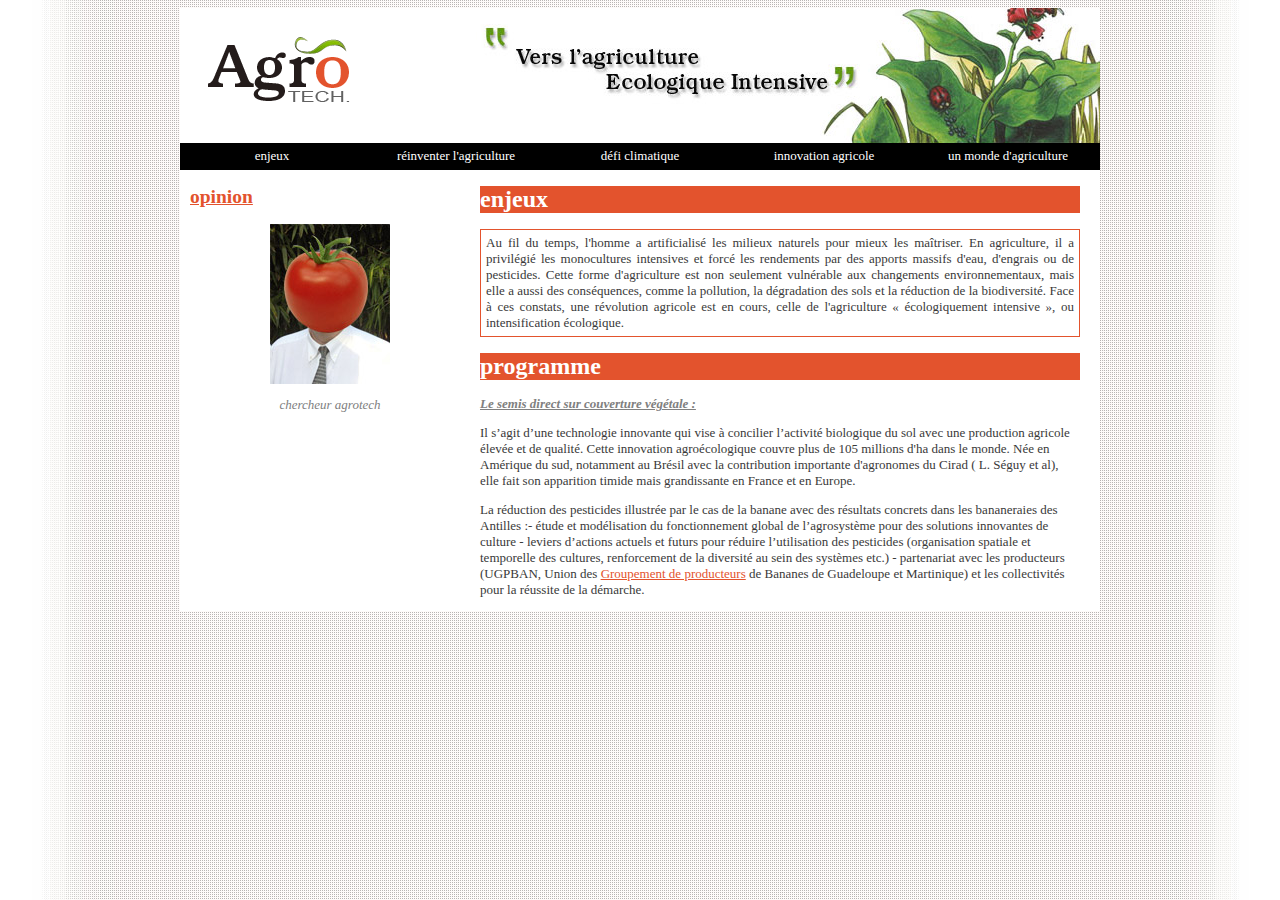
<file: Contenu/Mi 2025/Site1/Exo21.html>
<!DOCTYPE html>
<html lang="fr">
<head>
    <meta charset="UTF-8">
    <meta name="viewport" content="width=device-width, initial-scale=1.0">
    <meta description="Le site officciel Agrotech">
    <link rel="stylesheet" href="exo21.css"> 
    <title>Agrotech</title>
</head>
<body>
    <header>
        <img src="images/logo.png" class="logo"/>
    </header>
    <nav>

        <div class="bloc"> enjeux </div>
        <div class="bloc"> réinventer l'agriculture </div>
        <div class="bloc"> défi climatique </div>
        <div class="bloc"> innovation agricole </div>
        <div class="bloc"> un monde d'agriculture </div>

    </nav>
    <main>

        <aside>
            <h2> opinion </h2>
            <a href="documents/document.pdf"><img src="images/expert.jpg" class="expert"/></a>
            <p class="legende">chercheur agrotech </p>

        </aside>
        <article>
            <h1> enjeux</h1>
            <p class="text1"> Au fil du temps, l'homme a artificialisé les milieux naturels pour mieux les maîtriser. En agriculture, il a privilégié les monocultures intensives et forcé les rendements par des apports massifs d'eau, d'engrais ou de pesticides. Cette forme d'agriculture est non seulement vulnérable aux changements environnementaux, mais elle a aussi des conséquences, comme la pollution, la dégradation des sols et la réduction de la biodiversité. Face à ces constats, une révolution agricole est en cours, celle de l'agriculture « écologiquement intensive », ou intensification écologique.</p>
            <h1> programme </h1>
            <p class="t2"> Le semis direct sur couverture végétale :</p>
            <p>Il s’agit d’une technologie innovante qui vise à concilier l’activité biologique du sol avec une production agricole élevée et de qualité. Cette innovation agroécologique couvre plus de 105 millions d'ha dans le monde. Née en Amérique du sud, notamment au Brésil avec la contribution importante d'agronomes du Cirad ( L. Séguy et al), elle fait son apparition timide mais grandissante en France et en Europe.
                </p>
               <p>La réduction des pesticides illustrée par le cas de la banane avec des résultats concrets dans les bananeraies des Antilles :- étude et modélisation du fonctionnement global de l’agrosystème pour des solutions 							innovantes de culture - leviers d’actions actuels et futurs pour réduire l’utilisation des pesticides (organisation spatiale et temporelle des cultures, renforcement de la diversité au sein des systèmes etc.) - partenariat avec les producteurs (UGPBAN, Union des  
                <a href="https://www.permaculturedesign.fr" class="bouton"> Groupement de producteurs</a> de Bananes de Guadeloupe et Martinique) et les collectivités pour la réussite de la démarche.

            </p>


        </article>
    <br/>
    <br/>
    <br/>
    <br/>

    </main>
    
</body>
</html>
</file>
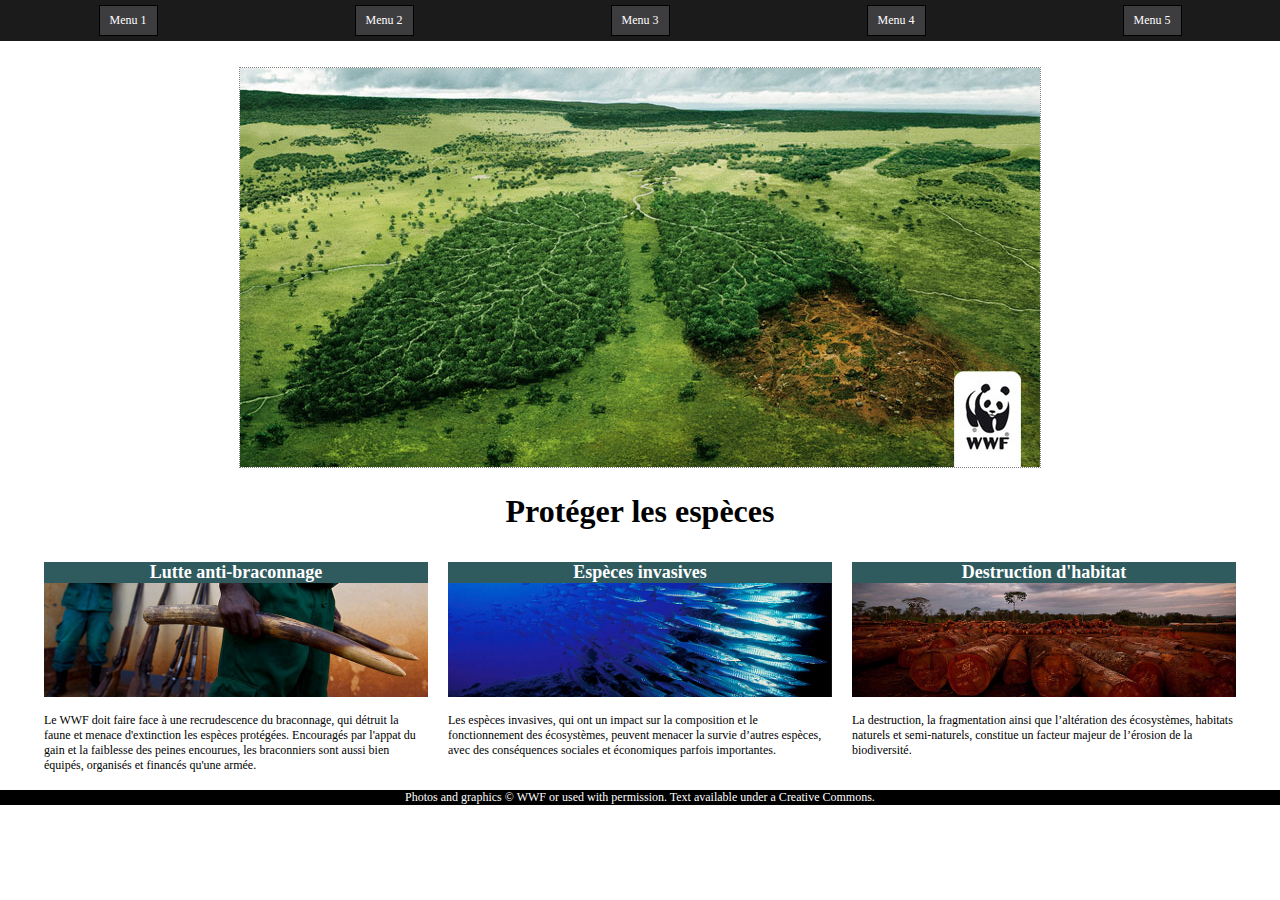
<file: Contenu/Mi 2025/Site3/Exo 13.html>
<!DOCTYPE html>
<html lang="fr">
<head>
    <meta charset="UTF-8">
    <meta name="viewport" content="width=device-width, initial-scale=1.0">
    <title>Site Green Piece</title>
</head>
<body style="margin: 0;">
    <nav style="display: flex; background-color: #1b1b1b; margin: auto; justify-content: center;"> 
    <div style="background-color: #3d3c3e; color: white; font-size: 12px; border: 1px solid black;text-transform: capitalize; margin: 5px auto 5px auto; padding: 7px 10px 7px 10px;"> Menu 1 </div>    
    <div style="background-color: #3d3c3e; color: white; font-size: 12px; border: 1px solid black;text-transform: capitalize; margin: 5px auto 5px auto; padding: 7px 10px 7px 10px;"> Menu 2 </div>
    <div style="background-color: #3d3c3e; color: white; font-size: 12px; border: 1px solid black;text-transform: capitalize; margin: 5px auto 5px auto; padding: 7px 10px 7px 10px;"> Menu 3 </div>
    <div style="background-color: #3d3c3e; color: white; font-size: 12px; border: 1px solid black;text-transform: capitalize; margin: 5px auto 5px auto; padding: 7px 10px 7px 10px;"> Menu 4 </div>
    <div style="background-color: #3d3c3e; color: white; font-size: 12px; border: 1px solid black;text-transform: capitalize; margin: 5px auto 5px auto; padding: 7px 10px 7px 10px;"> Menu 5 </div>
    </nav>
    <img src="Images/visuel.jpg" style="justify-content: center; display: block; border: 1px dotted gray; width: 99%; width: 800px; margin: 2% auto 2% auto;"/>
    <h1 style="text-align: center; height: 42px;"> Protéger les espèces </h1>
    <main style="display: flex; padding: 5px auto 5px auto; justify-content: center;">
        <div style="padding: 5px 10px 5px 10px; font-size: 12px; width: 30%;">
            <h2 style="font-weight: bold; color: white; background-color: #2f5b5f; text-align: center; margin: 0;"> Lutte anti-braconnage </h2>
            <img src="Images/braconnage.jpg" style="width: 100%;"/>
            <p> Le WWF doit faire face à une recrudescence du braconnage, qui détruit la faune et menace d'extinction les espèces protégées. Encouragés par l'appat du gain et la faiblesse des peines encourues, les braconniers sont aussi bien équipés, organisés et financés qu'une armée.</p>
        </div>
        <div style="padding: 5px 10px 5px 10px; font-size: 12px; width: 30%;">
        <h2 style="font-weight: bold; color: white; background-color: #2f5b5f; text-align: center; margin: 0;"> Espèces invasives </h2>
            <img src="Images/especes-invasive.jpg" style="width: 100%;"/>
            <p> Les espèces invasives, qui ont un impact sur la composition et le fonctionnement des écosystèmes, peuvent menacer la survie d’autres espèces, avec des conséquences sociales et économiques parfois importantes.</p>
        </div>
        <div style="padding: 5px 10px 5px 10px; font-size: 12px; width: 30%;">
            <h2 style="font-weight: bold; color: white; background-color: #2f5b5f; text-align: center; margin: 0;"> Destruction d'habitat</h2>  
            <img src="Images/destruction-habitat.jpg" style="width: 100%;"/>
            <p> La destruction, la fragmentation ainsi que l’altération des écosystèmes, habitats naturels et semi-naturels, constitue un facteur majeur de l’érosion de la biodiversité.</p>
        </div>
    </main>
    <footer style="margin: auto; background-color: black; color: white; padding: 10px auto 10px auto; text-align: center; font-size: 12px;"> Photos and graphics © WWF or used with permission. Text available under a Creative Commons.   </footer>
</body>
</html>
</file>
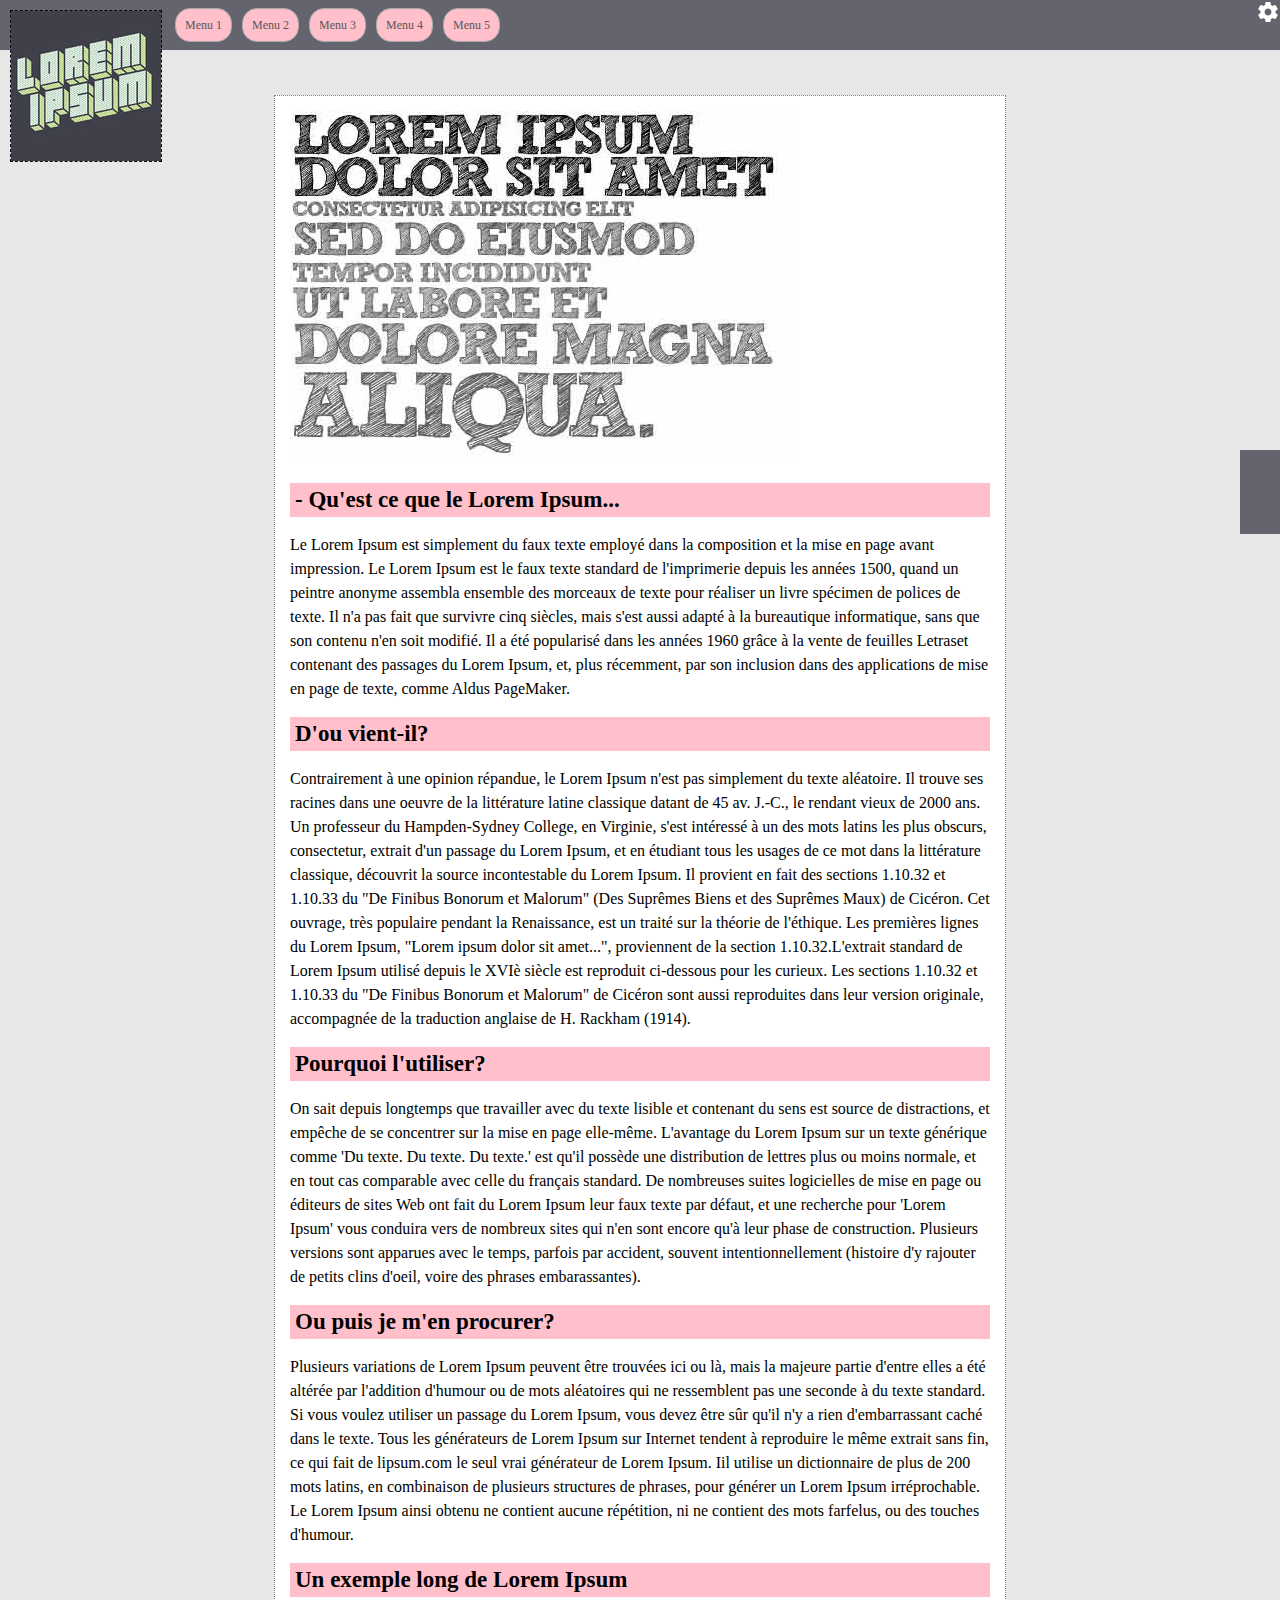
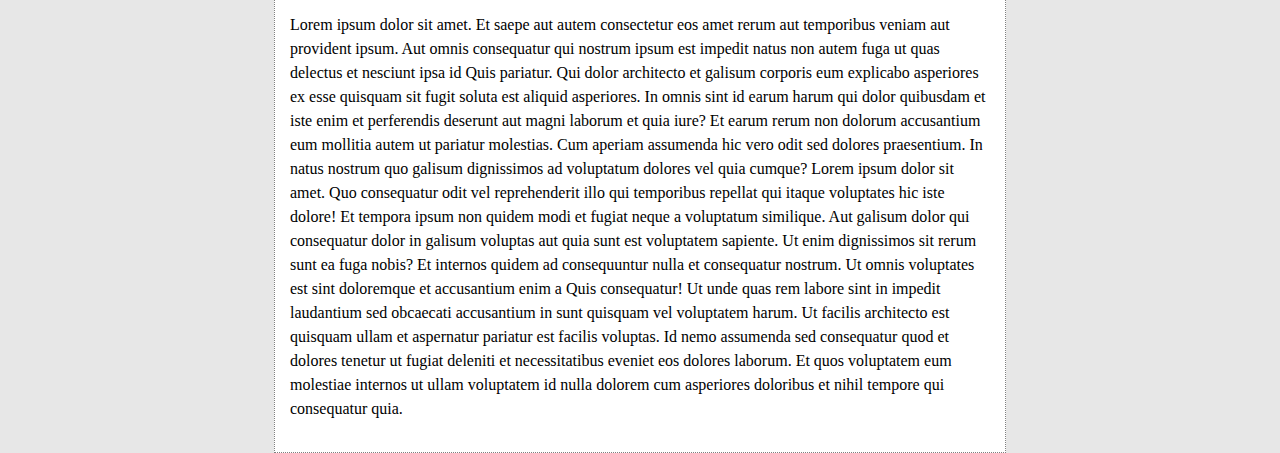
<file: Contenu/Mi 2025/Site4/Exo14.html>
<!DOCTYPE html>
<html lang="fr">
<head>
    <meta charset="UTF-8">
    <meta name="viewport" content="width=device-width, initial-scale=1.0">
    <title>Positionnement Hors Flux</title>
    <link href="https://fonts.googleapis.com/icon?family=Material+Icons" rel="stylesheet">
</head>
<body style="background-color: #E7E7E7; margin: 0px; font-family: verdana;font-size: 12px;">
    <div style="position:fixed;top:0px;right:0px;z-index:10;color: white;"><span class="material-icons">settings</span> </div>
        
    <img style="border: 1px dashed black; position: absolute; top: 10px; left: 10px;z-index:10" src="Images/logo.jpg"/>

    
    <nav style="display: flex; background-color:  #64646E; height: 50px;width: 100%; position: sticky; top: 0px; left: 0px;"> 
        <div style="background-color: pink; color: #575757; font-size: 12px; border: 1px solid darkgrey;text-transform: capitalize; margin: 8px 5px 8px 175px; padding: 9px; border-radius: 15px;"> Menu 1 </div>
        <div style="background-color: pink; color: #575757; font-size: 12px; border: 1px solid darkgrey;text-transform: capitalize; margin: 8px 5px 8px 5px; padding: 9px; border-radius: 15px;"> Menu 2 </div>
        <div style="background-color: pink; color: #575757; font-size: 12px; border: 1px solid darkgrey;text-transform: capitalize; margin: 8px 5px 8px 5px; padding: 9px; border-radius: 15px;"> Menu 3 </div>
        <div style="background-color: pink; color: #575757; font-size: 12px; border: 1px solid darkgrey;text-transform: capitalize; margin: 8px 5px 8px 5px; padding: 9px; border-radius: 15px;"> Menu 4 </div>
        <div style="background-color: pink; color: #575757; font-size: 12px; border: 1px solid darkgrey;text-transform: capitalize; margin: 8px 5px 8px 5px; padding: 9px; border-radius: 15px;"> Menu 5 </div>
    </nav>
<br/>
<br/>
<br/>
<main style="width: 700px; margin: auto; padding: 15px 15px 15px 15px; border: 1px dotted gray; justify-content: center; background-color: #FFFFFF; font-size: 16px; line-height: 24px;">
<img src="Images/lorem-ipsum.jpg"/>
<h1 style="font-weight: bold; color: black; background-color: pink; font-size: 23px; padding: 5px; position: sticky; top: 50px; left: 0px;"> - Qu'est ce que le Lorem Ipsum...</h1>
<p>
    Le Lorem Ipsum est simplement du faux texte employé dans la composition et la mise en page avant impression. Le Lorem Ipsum est le faux texte standard de l'imprimerie depuis les années 1500, quand un peintre anonyme assembla ensemble des morceaux de texte pour réaliser un livre spécimen de polices de texte. Il n'a pas fait que survivre cinq siècles, mais s'est aussi adapté à la bureautique informatique, sans que son contenu n'en soit modifié. Il a été popularisé dans les années 1960 grâce à la vente de feuilles Letraset contenant des passages du Lorem Ipsum, et, plus récemment, par son inclusion dans des applications de mise en page de texte, comme Aldus PageMaker.
</p>
<h1 style="font-weight: bold; color: black; background-color: pink; font-size: 23px; padding: 5px; position: sticky; top: 50px; left: 0px;"> D'ou vient-il?</h1>
<p>
    Contrairement à une opinion répandue, le Lorem Ipsum n'est pas simplement du texte aléatoire. Il trouve ses racines dans une oeuvre de la littérature latine classique datant de 45 av. J.-C., le rendant vieux de 2000 ans. Un professeur du Hampden-Sydney College, en Virginie, s'est intéressé à un des mots latins les plus obscurs, consectetur, extrait d'un passage du Lorem Ipsum, et en étudiant tous les usages de ce mot dans la littérature classique, découvrit la source incontestable du Lorem Ipsum. Il provient en fait des sections 1.10.32 et 1.10.33 du "De Finibus Bonorum et Malorum" (Des Suprêmes Biens et des Suprêmes Maux) de Cicéron. Cet ouvrage, très populaire pendant la Renaissance, est un traité sur la théorie de l'éthique. Les premières lignes du Lorem Ipsum, "Lorem ipsum dolor sit amet...", proviennent de la section 1.10.32.L'extrait standard de Lorem Ipsum utilisé depuis le XVIè siècle est reproduit ci-dessous pour les curieux. Les sections 1.10.32 et 1.10.33 du "De Finibus Bonorum et Malorum" de Cicéron sont aussi reproduites dans leur version originale, accompagnée de la traduction anglaise de H. Rackham (1914).
</p>
<h1 style="font-weight: bold; color: black; background-color: pink; font-size: 23px; padding: 5px; position: sticky; top: 50px; left: 0px;"> Pourquoi l'utiliser?</h1>
<p> 
    On sait depuis longtemps que travailler avec du texte lisible et contenant du sens est source de distractions, et empêche de se concentrer sur la mise en page elle-même. L'avantage du Lorem Ipsum sur un texte générique comme 'Du texte. Du texte. Du texte.' est qu'il possède une distribution de lettres plus ou moins normale, et en tout cas comparable avec celle du français standard. De nombreuses suites logicielles de mise en page ou éditeurs de sites Web ont fait du Lorem Ipsum leur faux texte par défaut, et une recherche pour 'Lorem Ipsum' vous conduira vers de nombreux sites qui n'en sont encore qu'à leur phase de construction. Plusieurs versions sont apparues avec le temps, parfois par accident, souvent intentionnellement (histoire d'y rajouter de petits clins d'oeil, voire des phrases embarassantes).
</p>
<h1 style="font-weight: bold; color: black; background-color: pink; font-size: 23px; padding: 5px; position: sticky; top: 50px; left: 0px;"> Ou puis je m'en procurer?</h1>
<p> 
    Plusieurs variations de Lorem Ipsum peuvent être trouvées ici ou là, mais la majeure partie d'entre elles a été altérée par l'addition d'humour ou de mots aléatoires qui ne ressemblent pas une seconde à du texte standard. Si vous voulez utiliser un passage du Lorem Ipsum, vous devez être sûr qu'il n'y a rien d'embarrassant caché dans le texte. Tous les générateurs de Lorem Ipsum sur Internet tendent à reproduire le même extrait sans fin, ce qui fait de lipsum.com le seul vrai générateur de Lorem Ipsum. Iil utilise un dictionnaire de plus de 200 mots latins, en combinaison de plusieurs structures de phrases, pour générer un Lorem Ipsum irréprochable. Le Lorem Ipsum ainsi obtenu ne contient aucune répétition, ni ne contient des mots farfelus, ou des touches d'humour.
</p>
<h1 style="font-weight: bold; color: black; background-color: pink; font-size: 23px; padding: 5px; position: sticky; top: 50px; left: 0px;"> Un exemple long de Lorem Ipsum</h1>
<p> 
    Lorem ipsum dolor sit amet. Et saepe aut autem consectetur eos amet rerum aut temporibus veniam aut provident ipsum. Aut omnis consequatur qui nostrum ipsum est impedit natus non autem fuga ut quas delectus et nesciunt ipsa id Quis pariatur.

Qui dolor architecto et galisum corporis eum explicabo asperiores ex esse quisquam sit fugit soluta est aliquid asperiores. In omnis sint id earum harum qui dolor quibusdam et iste enim et perferendis deserunt aut magni laborum et quia iure? Et earum rerum non dolorum accusantium eum mollitia autem ut pariatur molestias.

Cum aperiam assumenda hic vero odit sed dolores praesentium. In natus nostrum quo galisum dignissimos ad voluptatum dolores vel quia cumque?

Lorem ipsum dolor sit amet. Quo consequatur odit vel reprehenderit illo qui temporibus repellat qui itaque voluptates hic iste dolore! Et tempora ipsum non quidem modi et fugiat neque a voluptatum similique. Aut galisum dolor qui consequatur dolor in galisum voluptas aut quia sunt est voluptatem sapiente. Ut enim dignissimos sit rerum sunt ea fuga nobis?

Et internos quidem ad consequuntur nulla et consequatur nostrum. Ut omnis voluptates est sint doloremque et accusantium enim a Quis consequatur! Ut unde quas rem labore sint in impedit laudantium sed obcaecati accusantium in sunt quisquam vel voluptatem harum.

Ut facilis architecto est quisquam ullam et aspernatur pariatur est facilis voluptas. Id nemo assumenda sed consequatur quod et dolores tenetur ut fugiat deleniti et necessitatibus eveniet eos dolores laborum. Et quos voluptatem eum molestiae internos ut ullam voluptatem id nulla dolorem cum asperiores doloribus et nihil tempore qui consequatur quia.
</p>
</main>
<div style="background-color: #64646E; width: 40px; position: fixed; top: 50%; right: 0px; color: white; text-align: center;">
    <span class="material-icons">downhill_skiing</span> 
    <span class="material-icons">cruelty_free</span>
    <span class="material-icons">deck</span>
</div>
    
</body>
</html>
</file>
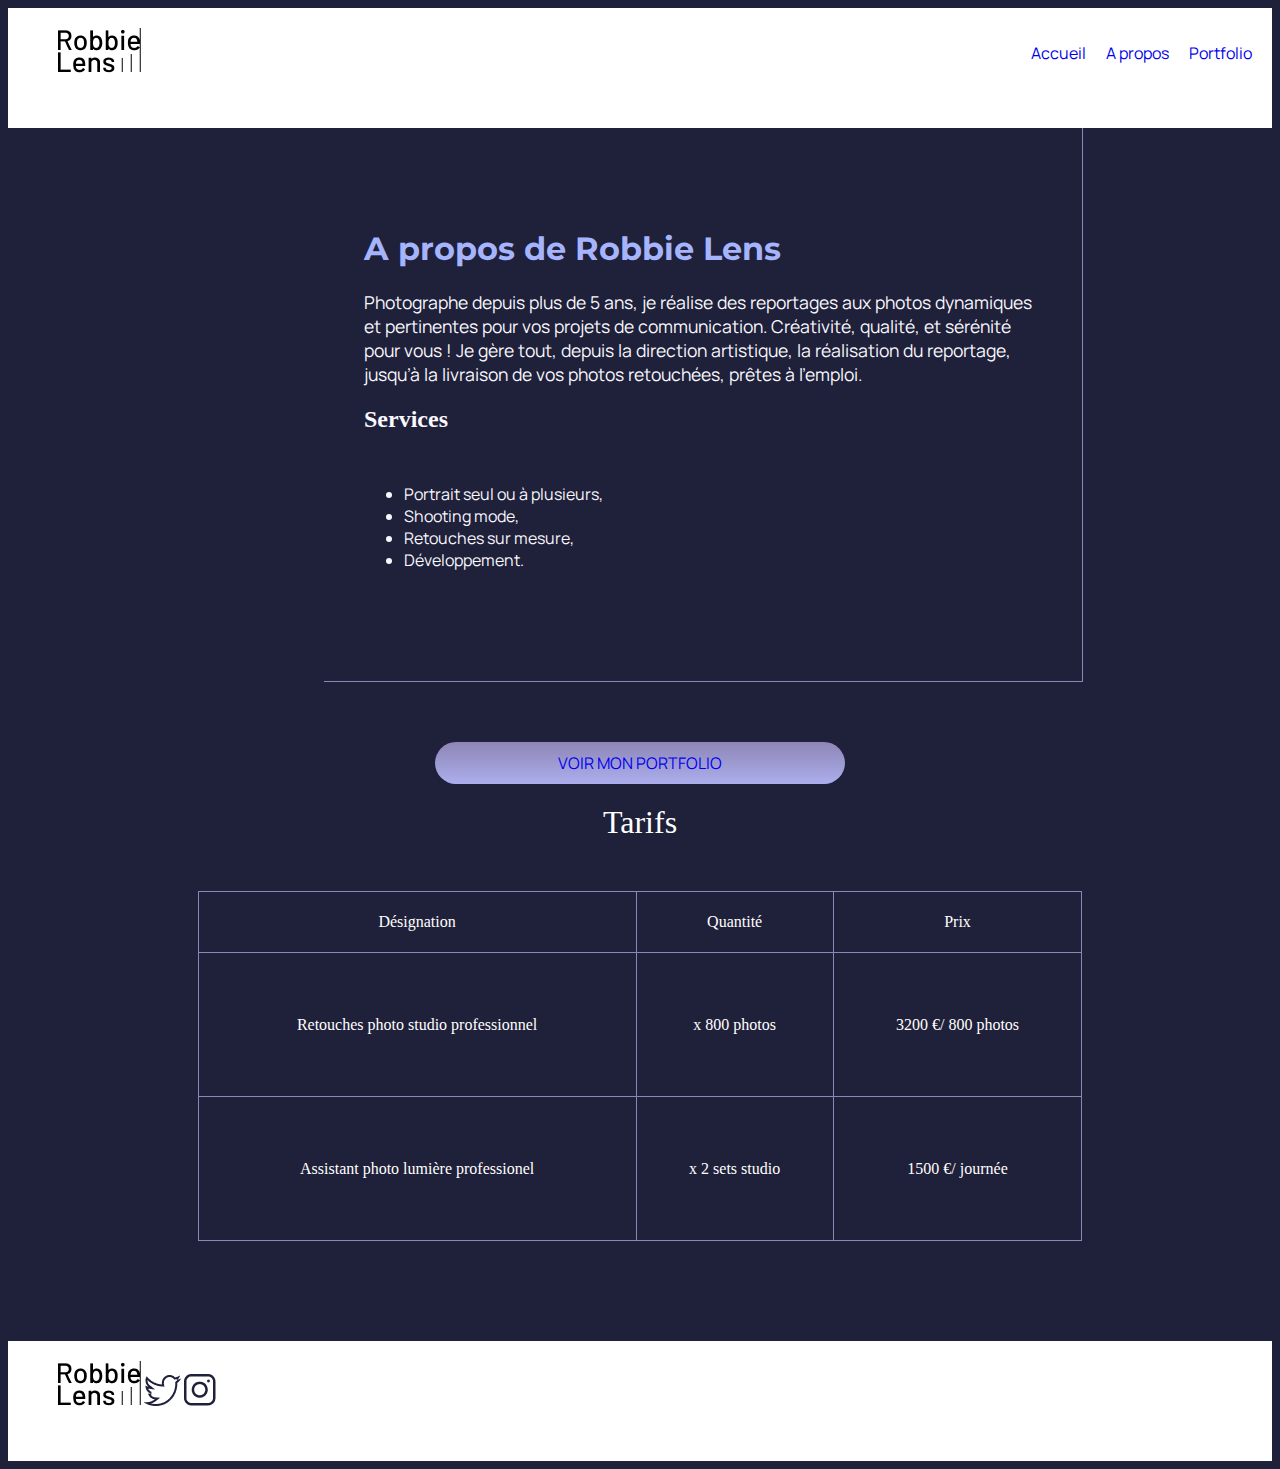
<file: Contenu/Openclassrooms/RobbiesLens/dossier_demo/a-propos.html>
<!DOCTYPE html>
<html lang="fr">

<head>
    <meta charset="utf-8">
    <meta name="viewport" content="width=device-width, initiale-scale=1.0">
    <title>À propos - Robbie Lens Photographie</title>
    <link rel="stylesheet" href="../MStyle.css">
    <link rel="stylesheet" href="../apropos.css">
    <link rel="preconnect" href="https://fonts.googleapis.com">
    <link rel="preconnect" href="https://fonts.gstatic.com" crossorigin>
    <link href="https://fonts.googleapis.com/css2?family=Montserrat:ital,wght@0,100..900;1,100..900&display=swap" rel="stylesheet">
    <link rel="preconnect" href="https://fonts.googleapis.com">
    <link rel="preconnect" href="https://fonts.gstatic.com" crossorigin>
    <link href="https://fonts.googleapis.com/css2?family=Manrope:wght@200..800&family=Montserrat:ital,wght@0,100..900;1,100..900&display=swap" rel="stylesheet">
</head>

<body>
   <header>
    <a href="../IndeX.html">
        <img src="../Images/logo.png" alt="Logo de Robbies Lens" title=" Robbie Lens Photographie" class="lien-icone">
    </a>
    <nav>
        <a href="../IndeX.html"> Accueil</a>
     <a href="a-propos.html"> A propos</a>
    <a href="portfolio.html"> Portfolio</a>
    </nav>
   </header>
   <main  class="apropos">
    <section>
    <h1> A propos de Robbie Lens</h1>
    <p> Photographe depuis plus de 5 ans, je réalise des reportages aux photos dynamiques et pertinentes pour vos projets de communication. Créativité, qualité, et sérénité pour vous ! Je gère tout, depuis la direction artistique, la réalisation du reportage, jusqu’à la livraison de vos photos retouchées, prêtes à l’emploi.
    </p>
    <h2> Services</h2>
    <ul>
        <li>Portrait seul ou à plusieurs,</li>
        <li>Shooting mode,</li>
        <li>Retouches sur mesure,</li>
        <li>Développement.</li>
    </ul>
        
    </section>

   
    </main>

      <div class="cta">
        <a href="portfolio.html">VOIR MON PORTFOLIO</a>
    </div>

     <table>
        <caption>Tarifs</caption>
        <tr>
            <th> Désignation</th>
            <th> Quantité</th>
            <th> Prix</th>
        </tr>
        <tr>
            <td> Retouches photo studio professionnel </td>
            <td> x 800 photos </td>
            <td> 3200 €/ 800 photos </td>
        </tr>
        <tr>
            <td> Assistant photo lumière professionel</td>
            <td> x 2 sets studio </td>
            <td> 1500 €/ journée </td>
    </table>
 
<footer>
     <a href="../IndeX.html">
        <img src="../Images/logo.png"  alt="Logo de Robbies Lens" title=" Robbie Lens Photographie" class="lien-icone">
    </a>
    <a href="https://x.com/"> 
        <img src="../Images/twitter.png" alt="Twitter de Robbies Lens" title=" Twitter" class="lien-icone">
    </a>
    <a href="https://www.instagram.com/"> 
        <img src="../Images/instagram.png" alt="instagram de Robbies Lens" title=" Instagram" class="lien-icone">
    </a>
    </footer>
</body>

</html>
</file>
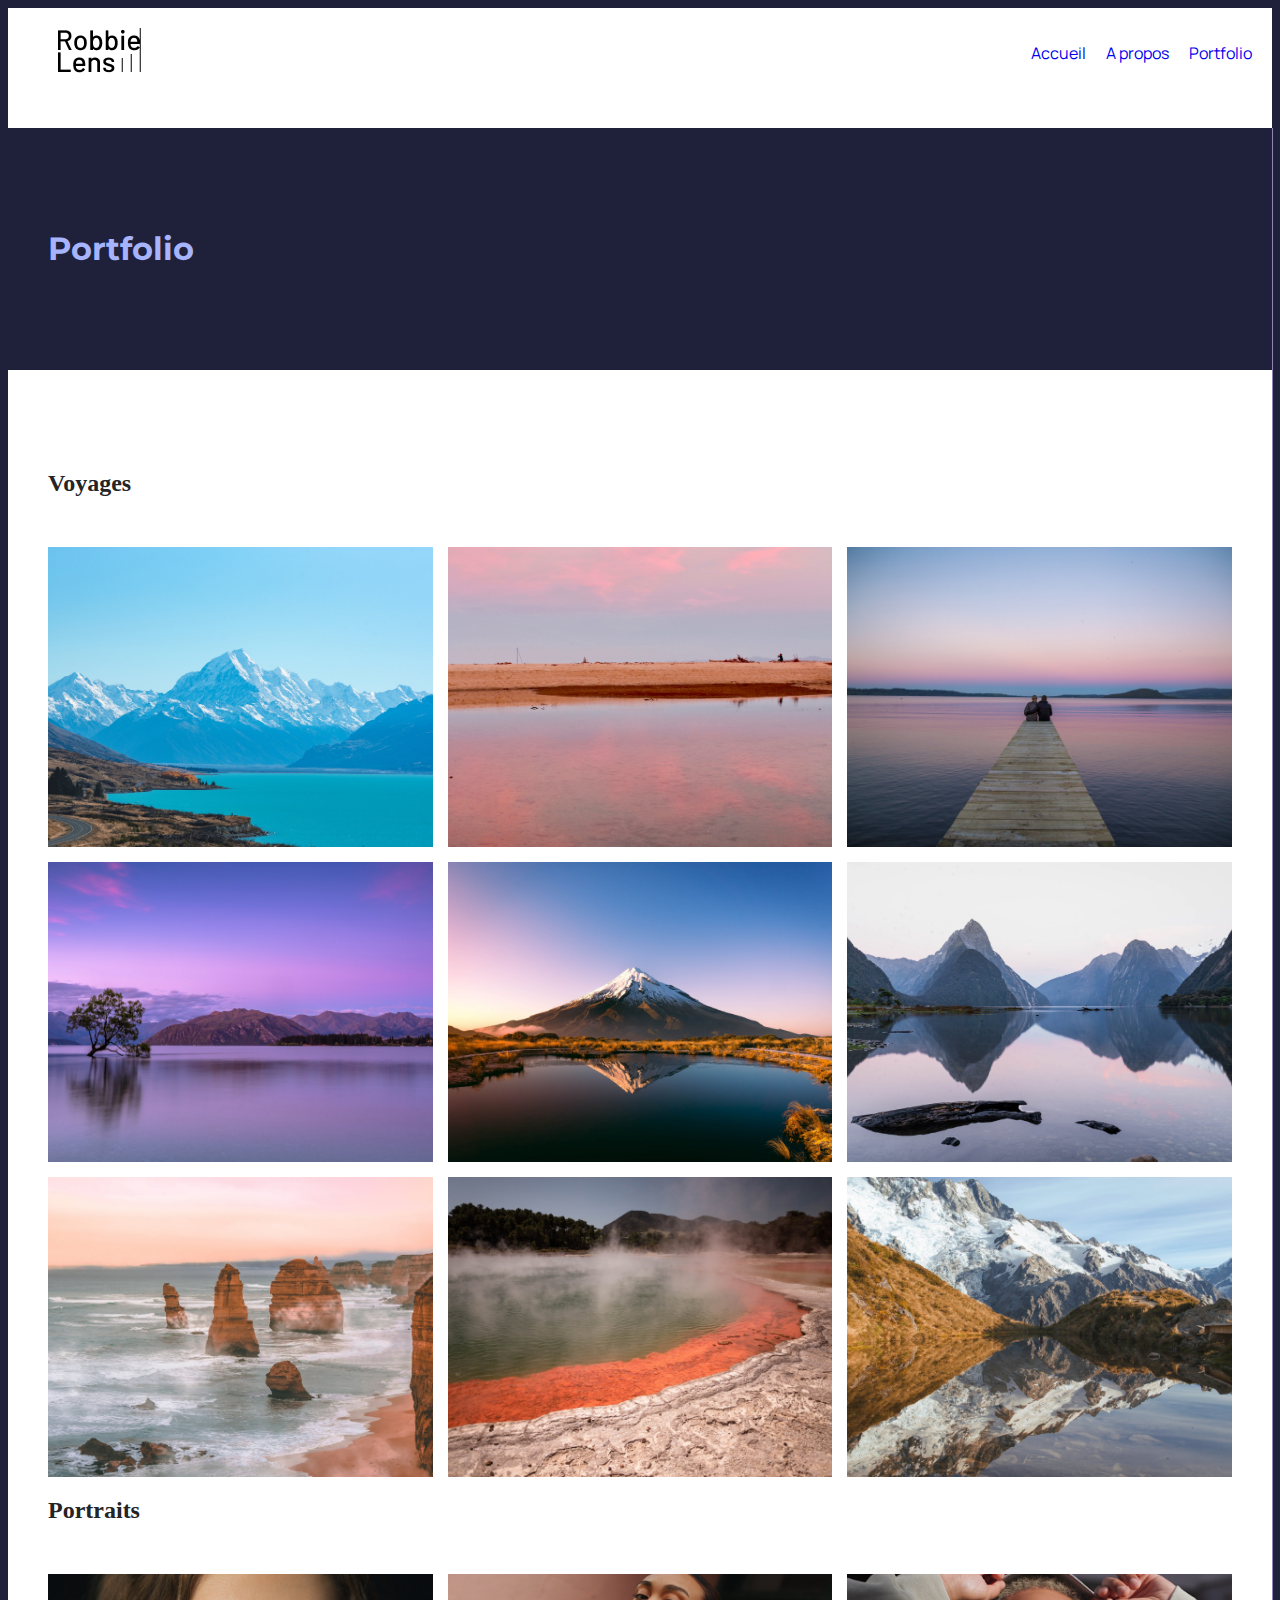
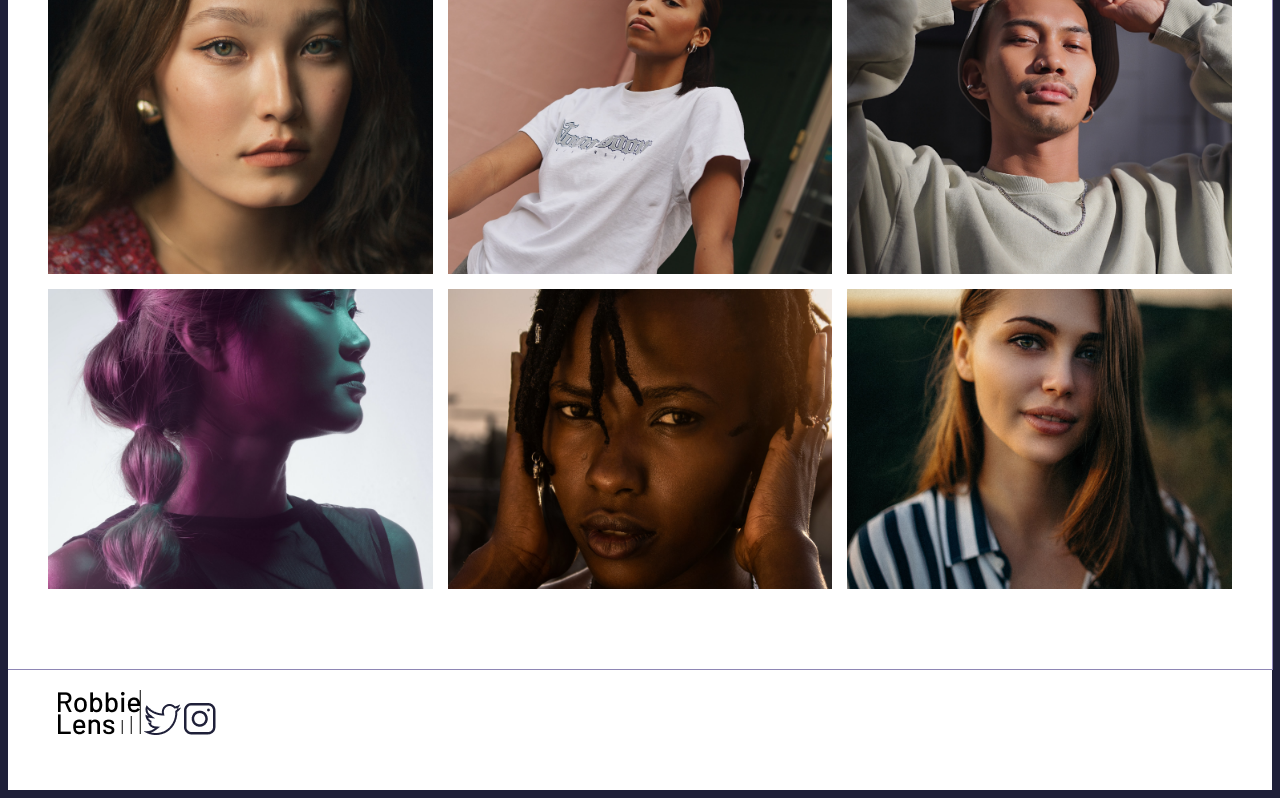
<file: Contenu/Openclassrooms/RobbiesLens/dossier_demo/portfolio.html>
<!DOCTYPE html>
<html lang="fr">

<head>
 <meta charset="utf-8">
 <meta name="viewport" content="width=device-width, initiale-scale=1.0">
    <title>Portfolio - Robbie Lens Photographie</title>
    <link rel="stylesheet" href="../MStyle.css">
    <link rel="stylesheet" href="../portfolio.css">
    <link rel="preconnect" href="https://fonts.googleapis.com">
    <link rel="preconnect" href="https://fonts.gstatic.com" crossorigin>
    <link href="https://fonts.googleapis.com/css2?family=Montserrat:ital,wght@0,100..900;1,100..900&display=swap" rel="stylesheet">
    <link rel="preconnect" href="https://fonts.googleapis.com">
    <link rel="preconnect" href="https://fonts.gstatic.com" crossorigin>
    <link href="https://fonts.googleapis.com/css2?family=Manrope:wght@200..800&family=Montserrat:ital,wght@0,100..900;1,100..900&display=swap" rel="stylesheet">
</head>
<body>
    <header>
    <a href="../IndeX.html">
        <img src="../Images/logo.png" alt="Logo de Robbies Lens" title=" Robbie Lens Photographie" class="lien-icone">
    </a>
    <nav>
        <a href="../IndeX.html"> Accueil</a>
     <a href="a-propos.html"> A propos</a>
    <a href="portfolio.html"> Portfolio</a>
    </nav>
   </header>
    <main>
        <section>
            <h1>Portfolio</h1>
        </section>
        <section class="portfolio-section-photos">
            <h2>Voyages</h2>
             <div class="grid-paysages">
              <a href="../Images/portfolio/paysage1.jpg" class="voirp">
                <img src="../Images/portfolio/paysage1.jpg" alt="Mont Aoraki - Nouvelle-Zélande" >
                <div class="inv"> Voir la photo</div>
            </a>
                <a href="../Images/portfolio/paysage2.jpg" class="voirp">
                    <img src="../Images/portfolio/paysage2.jpg" alt="Parc National d’Abel Tasman - Nouvelle-Zélande" >
                     <div class="inv"> Voir la photo</div>
                </a>
                <a href="../Images/portfolio/paysage3.jpg" class="voirp">
                    <img src="../Images/portfolio/paysage3.jpg" alt="Lac Rotorua - Nouvelle-Zélande" >
                     <div class="inv"> Voir la photo</div>
                </a>
                <a href="../Images/portfolio/paysage4.jpg" class="voirp">
                    <img src="../Images/portfolio/paysage4.jpg" alt="Lac Wanaka - Nouvelle-Zélande" >
                     <div class="inv"> Voir la photo</div>
                </a>
                <a href="../Images/portfolio/paysage5.jpg" class="voirp">
                    <img src="../Images/portfolio/paysage5.jpg" alt="Mont Taranaki - Nouvelle-Zélande" >
                     <div class="inv"> Voir la photo</div>
                </a>
                <a href="../Images/portfolio/paysage6.jpg" class="voirp">
                    <img src="../Images/portfolio/paysage6.jpg" alt="Milford Sound - Nouvelle-Zélande" >
                     <div class="inv"> Voir la photo</div>
                </a>
                <a href="../Images/portfolio/paysage7.jpg" class="voirp">
                    <img src="../Images/portfolio/paysage7.jpg" alt="Twelve Apostle - Australie" >
                     <div class="inv"> Voir la photo</div>
                </a>
                <a href="../Images/portfolio/paysage8.jpg" class="voirp">
                    <img src="../Images/portfolio/paysage8.jpg" alt="Wai-O-Tapu - Nouvelle-Zélande" >
                        <div class="inv"> Voir la photo</div>
                </a>
                <a href="../Images/portfolio/paysage9.jpg" class="voirp">
                    <img src="../Images/portfolio/paysage9.jpg" alt="Mont Cook - Nouvelle Zélande" >
                     <div class="inv"> Voir la photo</div>
                </a>
            </div>
            <h2>Portraits</h2>
            <div class="grid-portraits">
                <a href="../Images/portfolio/portrait1.jpg" class="voirp">
                    <img src="../Images/portfolio/portrait1.jpg" alt="Portrait jeune femme 1" >
                     <div class="inv"> Voir la photo</div>
                </a>
                <a href="../Images/portfolio/portrait2.jpg" class="voirp">
                    <img src="../Images/portfolio/portrait2.jpg" alt="Portrait jeune femme 2" >
                     <div class="inv"> Voir la photo</div>
                </a>
                <a href="../Images/portfolio/portrait3.jpg" class="voirp">
                    <img src="../Images/portfolio/portrait3.jpg" alt="Portrait jeune homme 3" >
                     <div class="inv"> Voir la photo</div>
                </a>
                <a href="../Images/portfolio/portrait4.jpg" class="voirp">
                    <img src="../Images/portfolio/portrait4.jpg" alt="Portrait jeune femme 4" >
                     <div class="inv"> Voir la photo</div>
                </a>
                <a href="../Images/portfolio/portrait5.jpg" class="voirp">
                    <img src="../Images/portfolio/portrait5.jpg" alt="Portrait jeune femme 5" >
                     <div class="inv"> Voir la photo</div>
                </a>
                <a href="../Images/portfolio/portrait6.jpg" class="voirp">
                    <img src="../Images/portfolio/portrait6.jpg" alt="Portrait jeune femme 6" >
                     <div class="inv"> Voir la photo</div>
                </a>
            </div>
        </section>
    </main>
    <footer>
     <a href="../IndeX.html">
        <img src="../Images/logo.png"  alt="Logo de Robbies Lens" title=" Robbie Lens Photographie" class="lien-icone">
    </a>
    <a href="https://x.com/"> 
        <img src="../Images/twitter.png" alt="Twitter de Robbies Lens" title=" Twitter" class="lien-icone">
    </a>
    <a href="https://www.instagram.com/"> 
        <img src="../Images/instagram.png" alt="instagram de Robbies Lens" title=" Instagram" class="lien-icone">
    </a>
    </footer>
</body>
</html>
</file>
<file: Css/Main.css>
body{
    background-color: #140F2D;
    margin: 8px;
}

header{
    justify-content: space-between;
    display: flex;
    padding-bottom: 10px;
}

footer{
    padding-bottom: 20px;
}

footer h3{
    padding: 10px;
    color: white;
    text-align: left;
    background-color: #2A2D34;
    border: none;
}

footer p {
    margin: auto auto auto 8px;
}

footer img {
    width: 40px;
    height: auto;
}

footer span {
    color:#F25757
}

header, footer{
    background-color: #2A2D34;
    width: 100%;
    margin: auto;
    color: white;
    border-radius: 10px;
}
nav{
    display: flex;
}

nav a{
    color: white;
    margin: 25px 15px auto 7px;
    text-align: center;
    text-decoration: none;
}

nav a:hover{
    text-decoration: underline;
}

h1{
    margin:20px auto 10px 30px;
}

h2{
    color: white;
    background-color: #F25757;
    margin: 30px 200px 20px 30px;
    padding: 5px 3px 5px 15px;
    text-align: left;
    width: 70%;
    border-radius: 10px;
}

h3{
    font-size: 1.1em;
    margin: 10px auto auto 5px;
}

a img:hover {
    opacity: 0.5;
    text-decoration: none;
}

.infosdivers{
    display: flex; flex-direction: column;
}

.renseignement{
    display: flex ;
    margin: 10px auto auto 20px;
}

.baspage {
    position: relative;
    display: flex;
    flex-direction: row;
    justify-content: space-between;
}

.icones {
      position: absolute;
    bottom: 0px;
    right: 20px;

    display: flex;
    gap: 10px;
}
</file>
<file: Css/Index.css>
main{
    color: white;
}

article {
    margin-left: 50px;
}

aside {
    margin: auto auto 40px 50px;
}

article div{
    margin-top: 20px;
}

footer h3{
    text-decoration: none;
}

h2{
    background-color: #F25757;
}

h3{
    text-decoration: underline;
    color: white;
}

i{
    display: block;
    text-align: center;
    margin: 20px auto 30px auto
}

.intro {
    display: flex;
    justify-content: space-between;
    padding: 15px;
    margin: auto;
    width: 70%;
}

.intro p{
    margin-top: 25px;
    padding-left: 20px;
}

.intro img{
    border-radius: 50px;
}

.formations {
    display: flex;
    margin: auto;
    max-width: 70%;
    justify-content: space-between;
}

.formation {
    border: 1px solid black;
    background: linear-gradient(#F25757, #BEB2C8);
    color: #140F2D;
    border-radius: 15px;
    padding: 5px 20px 20px 20px;
    width: 40%;
    box-shadow: 6px 8px rgba(0, 0, 0, 0.6);
}

.formation span{
    color: white;
}

span {
    color :#BEB2C8
}

.boutons {
    display: flex;
    flex-direction: row;
    margin: auto;
    width: 40%;
    justify-content: space-between;
}

a .bouton{
    text-decoration: none;
    background: linear-gradient(#F25757, #BEB2C8);
    color: white;
    border-radius: 30px;
    text-align: center;
    padding: 20px 15px;
    display: inline-block;
    width: 100%;
}

a .bouton:hover{
    background: linear-gradient(#BEB2C8, #F25757);
    border: 1px dotted white;
}
</file>
<file: Contenu/Openclassrooms/RobbiesLens/Index.css>
.accueil-introduction {
  display: flex;
  max-width: 1200px;
  gap: 40px;
  align-items: center;
  margin: auto;
}
.accueil-photos div{
  display: flex;
  flex-direction: row;
  width: 70%;
    align-items: center;
    margin: auto;
    flex-wrap: wrap;
    justify-content: center;
    gap: 20px;
    margin-bottom: 20px;
}
.accueil-photos h2{
  color: #F9F8FF;margin-top: 20px; text-align: center;
}
form{color: white;
margin: auto;
width: 50%;
display: flex;
flex-direction: column;
}
.nomail {
  display: flex;
  flex-direction: row;
  gap: 20px;
}
label {
  margin-bottom: 10px;
}
.formcolumn{
  flex: 1;
  display: flex;
  flex-direction: column;
}

@media screen and (max-width : 996px) {
     .accueil-introduction{
    flex-direction: column;
    
    text-align: center;
  }
  .accueil-introduction img {
 order: 1;
 width: 100%;
}
.accueil-introduction div {
  order: 2;
  text-align: center;
  padding-right: 0px;
}
.accueil-photos div {
  flex-direction: column; 
}
form div {
  flex-direction: column;
}
.nomail { 
  flex-direction: column;
}
}
section {
    padding: 40px 20px;
}
main {
    width: 100%;
}
</file>
<file: Contenu/Openclassrooms/RobbiesLens/MStyle.css>
a {text-decoration: none; 
  font-size: 1em; 
  font-family: 'Manrope';
}

.imp{color: #A5B4FC;
}

h1, legend{font-style: 3.5em; 
          color: #A5B4FC; 
          font-family: 'Montserrat';
}

h2{color: #F9F8FF;
  margin: 20px auto 50px auto;
}

p{font-size: 1.1em; 
  font-family: 'Manrope'; 
  color: #F9F8FF; 
}

img {max-width: 100%;
     height: auto;
}

header,
footer{background-color: white; 
      color: #242424; 
      padding: 20px 20px 50px 50px;
}

body{background-color: #1F2039;
}

.cta{ 
font-family:'Manrope';
background:linear-gradient(#8E86B5,#ACAEED);
color: #F9F8FF; 
border-radius: 50px;  
padding: 10px 15px 10px 15px;
text-align: center;
margin: auto auto 20px auto;
width: 30%;
}

main{border-bottom: 1px solid #8e86b5 ;
    border-right:  1px solid #8e86b5; 
    width: 100%;
}

.cta:hover {background: linear-gradient(#696484, #8788ba);
            text-decoration: none;
            cursor: pointer;
}

a:hover {text-decoration: underline;
}

a [class =lien-icone]:hover{
  opacity: 0.5;
  text-decoration: none;
}

section {padding: 80px 40px;
}


header {display: flex; 
        justify-content: space-between;
}


nav{display: flex;
  flex-direction: row;
  gap: 20px;
  align-items: center;
}






@media screen and (max-width : 996px) {
  h1 {
    font-size: 2em;
  }
 
 footer, header {
  padding: 20px;
 }
 nav a { 
 text-align: center;
 }
 header nav { 
  flex-direction: column;
  align-items: center;
  justify-content: center;
}
main {width: 100%;}

section {
  padding: 40px 20px;
}
}
</file>
<file: Css/CV.css>
main{
    display: flex;
    border: 1px solid black;
    width: 90%;
    margin: auto;
    color: black;
    margin: 50px auto 50px auto;
}


aside {
    display: flex;
    flex-direction: column;
    background-color: #CDD3D5;
    border-right: 1px solid black;
    color: black;
    padding: auto;
    gap: 15px;
    width: 30%;
}

h2{
    background-color: #F25757;
}


aside h2 {
    margin: 25px auto 15px auto;;
    border-radius: 0%;
    width: 100%;
    background-color: #BEB2C8;
}

aside p{
    color: black;
    margin: 5px 10px;
}

aside span{
    color: #F25757;
}

article {
    display: flex;
    flex-direction: column;
    background-color: white;
    width:70%
}


aside img{
    width: 80%;
    border-radius: 200px;
    margin: 20px auto 10px auto;
}

p{
    margin-bottom: 10px;
}

li{
    margin-bottom: 10px;
}

span {
    color: #BEB2C8;
    font-weight: bold;
}

.experiences {
    width: 70%;
    margin-left:50px ;
}

.experience {
    display: flex;
    flex-direction: row;
    justify-content: space-between;
    height: 100px;
    margin: auto;
    width: 100%;
}

.periode {
    color: white;
    background-color: #BEB2C8;
    min-width:30%;
    max-width: 30%;
    border-radius: 10px;
    text-align: justify;
    padding: 8px;
}

.textexp {
    margin: 30px auto auto 10px;
}

.formations  {
    margin-left: 25px;
}

.formations h3{
    margin-left: 5px;
}

.competences {
    margin-left: 5px;
    display: flex;
    flex-direction: row;
}

.competences h3{
    text-align: center;
    margin: auto auto auto 5px
}

.contact {
    margin: -10px 10px 10px 10px;
    text-align: justify;
}

.contact p {
    margin-bottom: 13px;
}

.interet{
    margin-bottom: 10px;
}

.interet + ul {
    margin-top: -10px;
}

.intro {
    margin: auto 20px;
    font-size: 1em;
    font-style: italic;
    text-align: justify;
}
</file>
<file: Css/portfolio.css>
a:hover{
    text-decoration: none ;
}

.element p{
    padding: 15px;
    text-decoration: none;
    color: white;
}

.element a {
    text-decoration: none;
}

.element img{
    border-radius: 15px;
    height: 50%;
}

.IntroSection{
  margin: 30px auto 20px 70px;
  color: white;
}

.projets {
    display: grid;
    grid-template-columns: 1fr 1fr 1fr;
    grid-template-rows: 500px 500px;
    flex-wrap: wrap;
    gap: 40px;
    width: 90%;
    margin: auto;
    height: auto;
    justify-content: center;
}

.element {
    display: flex;
    flex-direction: column;
    border-radius: 15px;
    min-width: 300px;
    height: auto;
    background-color: #2A2D34;
    margin-bottom: 20px;
    font-size: 1em;
    box-shadow: 8px 12px rgba(0, 0, 0, 0.6);
    width: 100%;
}


.element:hover{
    background-color: #F25757;
    border: 1px solid #2A2D34;
}

.element:hover h3{
    color: white;
    background-color: #BEB2C8;
}

.element:hover img{
    opacity: 1;
}

.element:hover p{
    color: white;
}
.screen {
    width: 100%;
    min-width: 300px;
    padding: 0px;
    object-fit: cover;
}


h3{
    margin: 0px auto 5px 0px;
    text-align: center;
    color: white;
    background-color: #F25757;
    border: 1px solid #1F2039;
    box-sizing: border-box;
    width: 100%;
}
#bientot{
    text-align: center;
    margin: auto;
}


@media screen and (max-width : 1200px) {
    p{
        font-size: 0.9em;
    }

    h3 {
        font-size: 1em;
    }

    h2{
        font-size : 1.4em
    }
}

@media  (max-width:500px) {

    p{
        font-size: 0.8em;
    }
    .IntroSection {
        margin-left: 30px;
    }
    .projets {
        justify-content: center;
    }

    h2{
        font-size: 1em;
        margin: 20px 50px 20px 30px;
    }
}
</file>
<file: Contenu/Mi 2025/Site1/exo21.css>
body{background-image: url(images/fond.png); background-repeat: repeat-y; background-position: top center; font-family: Verdana; color: #393939; font-size: 13px;}
header{width: 920px; height: 135px; margin: auto; background-color: white; background-image: url(images/header.jpg); background-position-y: top; background-position-x: right; background-repeat: no-repeat;}
nav{width: 920px; margin: auto; background-color: #000000; height: 27px; display: flex; text-align: center;}
main{width: 920px; margin: auto; background-color: white; display: flex;}
aside{width: 280px; padding-left: 10px;}
article{width: 600px; padding-left: 10px;}
.logo {margin: 20px auto auto 20px;}
.bloc {color: white ; width: 20%; padding: 5px 10px 5px 10px;}
.expert{display: block; margin: auto;}
.legende {text-align: center; color: gray; font-style: italic;}
.text1{padding: 5px; border: 1px #e3532d solid; text-align: justify;}
.t2 {font-weight: bold; text-decoration: underline; font-style: italic; color: gray;}
.bouton{color: #e3532d;}
h2{color: #e3532d; text-decoration: underline;}
h1 {background-color: #e3532d; color: white; font-size: 24px;}
</file>
<file: Contenu/Openclassrooms/RobbiesLens/apropos.css>
ul,
ol{font-size: 1em; 
  font-family: 'Manrope'; 
  color: #F9F8FF; 
  margin-bottom: 30px;
}
table{border-collapse: collapse;
    margin: auto auto 100px auto;
    color: white;
    width: 70%;
    height: 350px;
    text-align: center;
}
caption {margin-bottom: 50px; 
  font-size: 2em;
}

td, th {border: 1px solid #8e86b5 ;
       padding: 15px;
}

th{padding: 1px; 
  font-weight: 100;
}

.apropos { width:60%;
          position: relative; 
          top: 0%; 
          left: 25%; 
          margin-bottom: 60px;
}

@media screen and (max-width : 996px) {
    table {
   display: none;
 }
.apropos {
    left: 0%;
    text-align: left;
    word-break: normal;
    width: 100%;
}
section {
    padding: 20px;
}
h2 {
    margin-bottom: 10px;
    margin-top: 40px;
}

}
</file>
<file: Contenu/Openclassrooms/RobbiesLens/portfolio.css>
.portfolio-section-photos {
  background-color: white;
  margin-bottom: auto;
}

.portfolio-section-photos h2{color: #242424;
                             text-align: left; 
                             margin-bottom: 50px;
}

.grid-paysages img,
.grid-portraits img {
  width: 100%;
  height: 100%;
  object-fit:cover;
}

.grid-paysages {
  display: grid;
  grid-template-columns: 1fr 1fr 1fr;
  grid-template-rows: 300px 300px 300px;
  grid-gap: 15px;
}

.grid-portraits {
  display: grid;
  grid-template-columns: 1fr 1fr 1fr;
  grid-template-rows: 300px 300px;
  grid-gap: 15px;
}


.voirp {
  position: relative;
}

.inv{
  position: absolute;
  top: 0;
  left: 0;
  right: 0;
  bottom: 0;
  align-items: center;
  justify-content: center;
  font-size: 1.5em;
  color: white;
  background-color: rgba(0, 0, 0, 0.7);
  display: none;
}

.voirp:hover .inv {
  display: flex;
}

@media screen and (max-width : 996px) {

.grid-paysages, .grid-portraits {
  grid-template-columns: 1fr;
    gap: 10px;
}

.portfolio-section-photos h2 {
margin-bottom: 5px;
}

.grid-paysages, .grid-portraits {
  grid-template-rows: auto;
}
}
</file>
<file: Contenu/Openclassrooms/Javascript/style/css.css>
/**
 * Reset
 */
 * {
    margin: 0;
    padding: 0;
    box-sizing: border-box;
}

/**
 * Eléments génériques
 */

body {
    --color-primary: #f76c5e;
    --color-secondary: #f68e5f;
    --color-tertiary: #ffeee6;    
}

/* Mise en forme des titres */
h1 {
    margin: 10px;
    font-size: 60px;
    font-weight: 900;
    color: var(--color-primary);
}

h2 {
    margin: 10px;
    font-size: 30px;
    font-weight: 600;
    color: var(--color-secondary);
}

h3 {
    margin: 10px;
    font-size: 17px;
    font-weight: 500;
    color: var(--color-secondary);
}

/* Mise en forme des formulaires */
input[type='radio'] {
    filter: grayscale(1); /* Grayscale passe le bouton en niveau de gris */
}


input[type='text'],
input[type='email'] {
    width: 100%;
    margin-right: 10px;
    padding: 5px;
    border: none;
    border-radius: 8px;
    font-size: 17px;
    font-weight: 600;
    font-size: 17px;
    color: var(--color-primary);
}

input[type='text']::placeholder,
input[type='email']::placeholder {
    color: var(--color-secondary);
    opacity: 50%;
}

button {
    padding: 5px;
    border: none;
    border-radius: 8px;
    font-family: 'Roboto', sans-serif;
    font-weight: 600;
    font-size: 17px;
    color: var(--color-secondary);
    background-color: white;
}

button:hover {
    color: var(--color-primary);
    background-color: var(--color-tertiary);
    cursor: pointer;
}

button:focus {
    background-color: var(--color-tertiary);
    border: 3px solid var(--color-primary);
    padding: 2px;
    
}

/**
 * Eléments principaux
 */
body {
    display: flex;
    flex-direction: column;
    justify-content: space-between;
    align-items: center;
    min-height: 100vh;
    font-family: 'Roboto', sans-serif; 
}

header {
    display: flex;
    flex-direction: column;
    align-items: center;
}

main {
    display: flex;
    flex-direction: column;
    justify-content: space-between;
    align-items: center;
    width: 50%;
    min-width: 200px;
    margin-bottom: 50px;
    padding: 50px;
    text-align: center;
    color: white;
    font-size: 17px;
    font-weight: 500;
    border-radius: 30px;
    background-color: var(--color-secondary);
}

footer {
    position: sticky;
    bottom: 0;
    display: flex;
    justify-content: center;
    width: 100%;
    padding: 30px;
    font-weight: 600;
    font-size: 17px;
    color: white;
    background-color: var(--color-secondary);
}

/**
 * Mise en forme des éléments de la zone principale
 */

/* Zone d'options */
.optionSource {
    margin: 20px;
}

.optionSource input[type='radio']:not(:first-child) {
    margin-left: 20px;
}

/* Zone ou sera affiché le texte (mot ou phrase) à afficher */
.zoneProposition {
    display: flex;
    align-items: center;
    justify-content: center;
    width: 100%;
    margin: 10px 0 10px 0;
    padding: 20px;
    border-radius: 20px;
    background-color: white;
    font-size: 30px;
    font-weight: 600;
    color: var(--color-primary);
}

/* Zone de saisie */
.zoneSaisie {
    display: flex;
    justify-content: space-between;
    width: 100%;
    margin-bottom: 30px;
}

/* Eléments du formulaire de saisie */
.zoneSaisie input[type='text'] {
    width: 80%;
}

.zoneSaisie button {
    width: 20%;
}

.zoneScore {
    font-size: 20px;
}

.zonePartage {
    padding-top: 20px;
}

/**
  * Gestion des popups
  */

.popupBackground {
    display: none;
    position: fixed;
    height: 100vh;
    width: 100vw;
    background-color: rgba(255, 255, 255, 0.5);
}

.popup {
    position: absolute;
    top: 50%;
    left: 50%;
    transform: translate(-50%, -50%);
    flex-wrap: wrap;
    justify-content: center;
    align-items: center;
    width: 300px;
    padding: 20px;
    text-align: center;
    color: white;
    font-size: 17px;
    font-weight: 500;
    background-color: #f76c5e;
    border-radius: 30px;
    z-index: 1;
}



.active {
    display: flex !important;
}

.popup p {
    width: 100%;
    margin-bottom: 20px;
}

.popup div {
    font-size: 25px;
    padding : 5px;
    padding-bottom: 15px;
}

/* Eléments de formulaire */
.popup input {
    margin-bottom: 10px;
}

.popup button {
    margin: 5px;
}

/** 
 * Responsive
 */


 /* En dessous de 1200 px */
@media screen and (max-width: 1200px) {
    main {
        width: 60%;
        padding: 30px;
    }
}


/* En dessous de 800 px */
@media screen and (max-width: 800px) {
    main {
        width: 90%;
        padding: 10px;
    }
}
</file>
